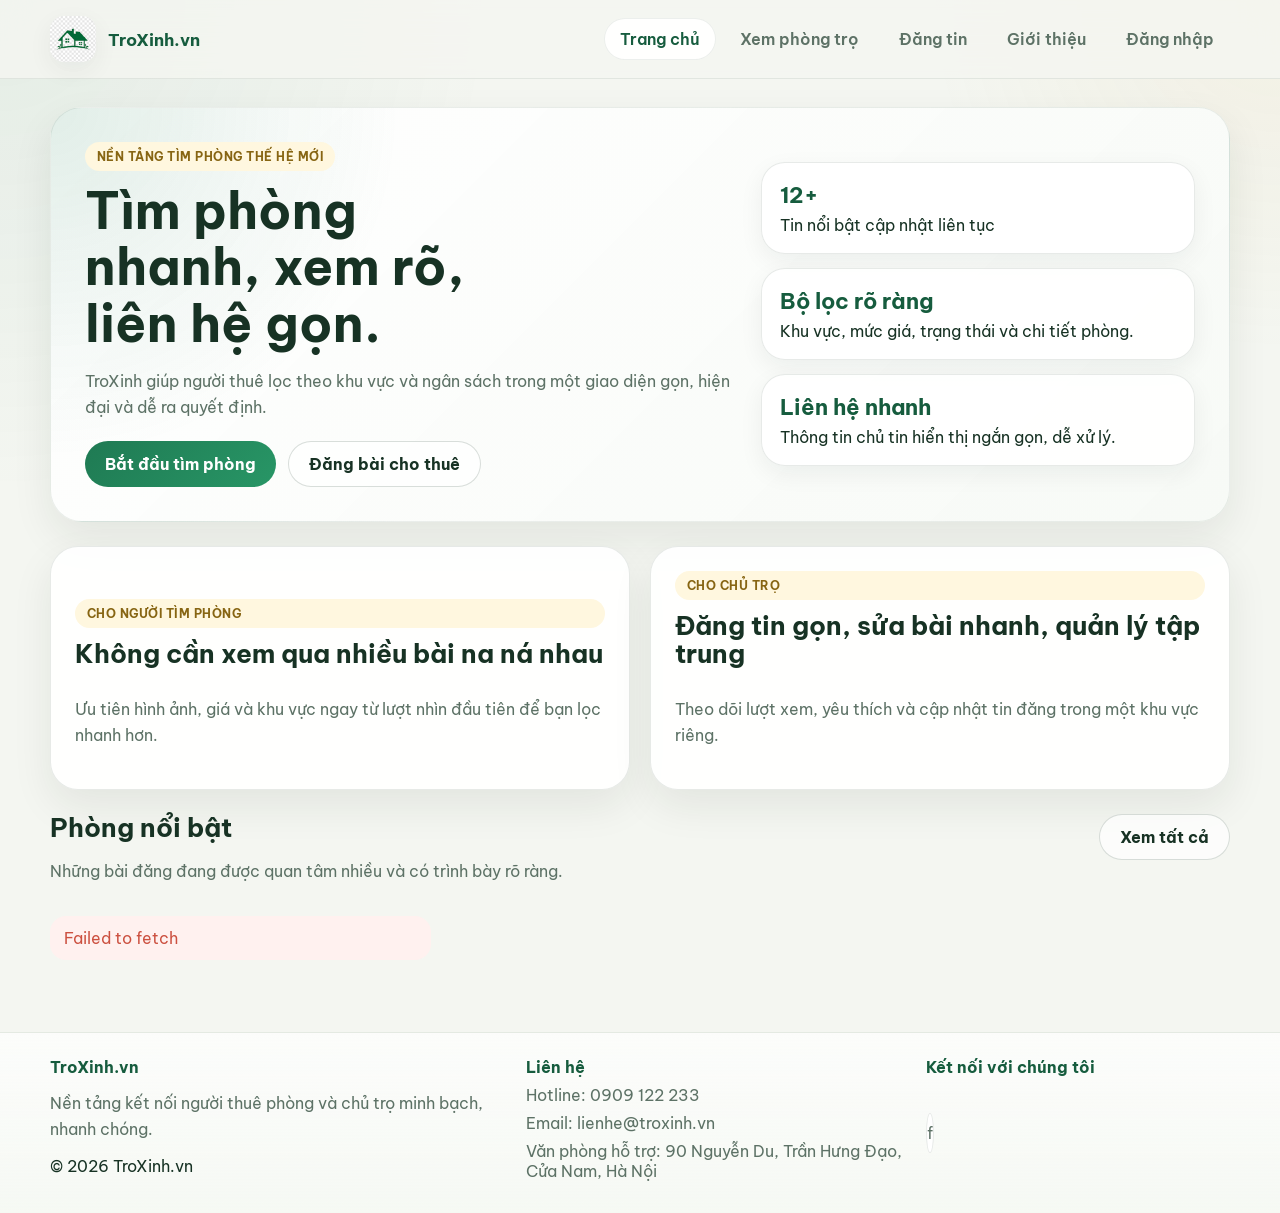
<file: Frontend/index.html>
<!doctype html>
<html lang="vi">
<head>
  <meta charset="UTF-8">
  <meta name="viewport" content="width=device-width, initial-scale=1.0">
  <title>Trang chủ | TroXinh</title>
  <link rel="preconnect" href="https://fonts.googleapis.com">
  <link rel="preconnect" href="https://fonts.gstatic.com" crossorigin>
  <link href="https://fonts.googleapis.com/css2?family=Be+Vietnam+Pro:wght@400;500;600;700&display=swap" rel="stylesheet">
  <link rel="stylesheet" href="assets/css/style.css">
</head>
<body>
  <header class="site-header">
    <div class="container header-inner">
      <a class="brand" href="index.html"><img class="brand-logo" src="assets/img/logo.png" alt="Logo TroXinh"><span>TroXinh.vn</span></a>
      <nav class="nav">
        <a id="nav-home" href="index.html">Trang chủ</a>
        <a id="nav-rooms" href="rooms.html">Xem phòng trọ</a>
        <a id="nav-post" href="post-room.html">Đăng tin</a>
        <a id="nav-my-listings" href="my-listings.html" hidden>Tin của tôi</a>
        <a id="nav-about" href="about.html">Giới thiệu</a>
        <a id="nav-login" href="login.html">Đăng nhập</a>
        <a id="nav-profile" href="profile.html" hidden>Thông tin cá nhân</a>
      </nav>
    </div>
  </header>

  <main class="main">
    <div class="container page-enter">
      <section class="hero-banner home-hero">
        <div class="hero-copy">
          <span class="hero-kicker">Nền tảng tìm phòng thế hệ mới</span>
          <h1 class="hero-title">Tìm phòng nhanh, xem rõ, liên hệ gọn.</h1>
          <p class="hero-description">TroXinh giúp người thuê lọc theo khu vực và ngân sách trong một giao diện gọn, hiện đại và dễ ra quyết định.</p>
          <div class="hero-actions">
            <a class="btn btn-primary" href="rooms.html">Bắt đầu tìm phòng</a>
            <a class="btn btn-outline" href="post-room.html">Đăng bài cho thuê</a>
          </div>
        </div>
        <div class="hero-panel-grid">
          <article class="hero-info-card">
            <strong>12+</strong>
            <span>Tin nổi bật cập nhật liên tục</span>
          </article>
          <article class="hero-info-card">
            <strong>Bộ lọc rõ ràng</strong>
            <span>Khu vực, mức giá, trạng thái và chi tiết phòng.</span>
          </article>
          <article class="hero-info-card">
            <strong>Liên hệ nhanh</strong>
            <span>Thông tin chủ tin hiển thị ngắn gọn, dễ xử lý.</span>
          </article>
        </div>
      </section>

      <section class="split-showcase">
        <article class="card feature-panel">
          <span class="hero-kicker">Cho người tìm phòng</span>
          <h2 class="section-title">Không cần xem qua nhiều bài na ná nhau</h2>
          <p class="section-subtitle">Ưu tiên hình ảnh, giá và khu vực ngay từ lượt nhìn đầu tiên để bạn lọc nhanh hơn.</p>
        </article>
        <article class="card feature-panel accent-panel">
          <span class="hero-kicker">Cho chủ trọ</span>
          <h2 class="section-title">Đăng tin gọn, sửa bài nhanh, quản lý tập trung</h2>
          <p class="section-subtitle">Theo dõi lượt xem, yêu thích và cập nhật tin đăng trong một khu vực riêng.</p>
        </article>
      </section>

      <section>
        <div class="section-head">
          <div>
            <h2 class="section-title">Phòng nổi bật</h2>
            <p class="section-subtitle">Những bài đăng đang được quan tâm nhiều và có trình bày rõ ràng.</p>
          </div>
          <a class="btn btn-outline" href="rooms.html">Xem tất cả</a>
        </div>
        <div id="featuredGrid" class="room-grid"></div>
      </section>
    </div>
  </main>

  <footer class="site-footer">
    <div class="container footer-inner footer-rich">
      <div class="footer-block">
        <strong>TroXinh.vn</strong>
        <p>Nền tảng kết nối người thuê phòng và chủ trọ minh bạch, nhanh chóng.</p>
        <span>© <span data-year></span> TroXinh.vn</span>
      </div>
      <div class="footer-block">
        <strong>Liên hệ</strong>
        <a href="tel:0909122233">Hotline: 0909 122 233</a>
        <a href="mailto:lienhe@troxinh.vn">Email: lienhe@troxinh.vn</a>
        <a href="https://maps.google.com/?q=90+Nguyen+Du,+Tran+Hung+Dao,+Cua+Nam,+Ha+Noi" target="_blank" rel="noopener noreferrer">Văn phòng hỗ trợ: 90 Nguyễn Du, Trần Hưng Đạo, Cửa Nam, Hà Nội</a>
      </div>
      <div class="footer-block">
        <strong>Kết nối với chúng tôi</strong>
        <div class="footer-social">
          <a class="social-link" href="https://facebook.com" target="_blank" rel="noopener noreferrer" aria-label="Facebook">f</a>
        </div>
      </div>
    </div>
  </footer>

  <script src="assets/js/config.js"></script>
  <script src="assets/js/mock-data.js"></script>
  <script src="assets/js/api.js"></script>
  <script src="assets/js/layout.js"></script>
  <script src="assets/js/home.js"></script>
</body>
</html>
</file>
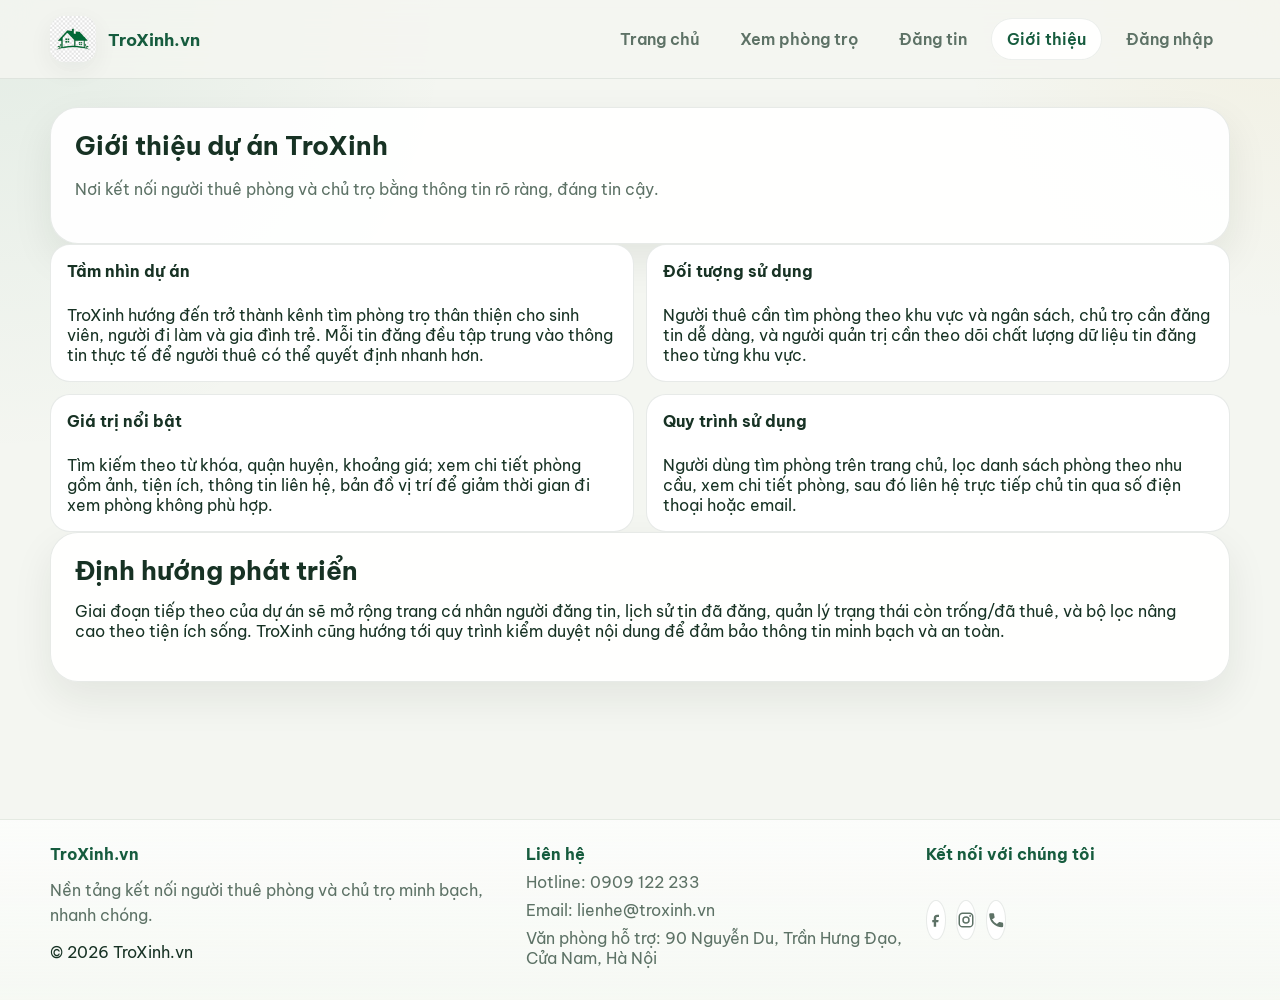
<file: Frontend/about.html>
﻿<!doctype html>
<html lang="vi">
<head>
  <meta charset="UTF-8">
  <meta name="viewport" content="width=device-width, initial-scale=1.0">
  <title>Giới thiệu | TroXinh</title>
  <link rel="preconnect" href="https://fonts.googleapis.com">
  <link rel="preconnect" href="https://fonts.gstatic.com" crossorigin>
  <link href="https://fonts.googleapis.com/css2?family=Be+Vietnam+Pro:wght@400;500;600;700&display=swap" rel="stylesheet">
  <link rel="stylesheet" href="assets/css/style.css">
</head>
<body>
  <header class="site-header">
    <div class="container header-inner">
      <a class="brand" href="index.html"><img class="brand-logo" src="assets/img/logo.png" alt="Logo TroXinh"><span>TroXinh.vn</span></a>
      <nav class="nav">
        <a id="nav-home" href="index.html">Trang chủ</a>
        <a id="nav-rooms" href="rooms.html">Xem phòng trọ</a>
        <a id="nav-post" href="post-room.html">Đăng tin</a>
        <a id="nav-my-listings" href="my-listings.html" hidden>Tin của tôi</a>
        <a id="nav-about" href="about.html">Giới thiệu</a>
        <a id="nav-login" href="login.html">Đăng nhập</a>
        <a id="nav-profile" href="profile.html" hidden>Thông tin cá nhân</a>
      </nav>
    </div>
  </header>

  <main class="main">
    <div class="container page-enter">
      <section class="card zoom-hover">
        <h1 class="section-title">Giới thiệu dự án TroXinh</h1>
        <p class="section-subtitle">Nơi kết nối người thuê phòng và chủ trọ bằng thông tin rõ ràng, đáng tin cậy.</p>
      </section>

      <section class="info-list">
        <article class="info-item zoom-hover">
          <strong>Tầm nhìn dự án</strong><br>
          TroXinh hướng đến trở thành kênh tìm phòng trọ thân thiện cho sinh viên, người đi làm và gia đình trẻ.
          Mỗi tin đăng đều tập trung vào thông tin thực tế để người thuê có thể quyết định nhanh hơn.
        </article>
        <article class="info-item zoom-hover">
          <strong>Đối tượng sử dụng</strong><br>
          Người thuê cần tìm phòng theo khu vực và ngân sách, chủ trọ cần đăng tin dễ dàng, và người quản trị
          cần theo dõi chất lượng dữ liệu tin đăng theo từng khu vực.
        </article>
        <article class="info-item zoom-hover">
          <strong>Giá trị nổi bật</strong><br>
          Tìm kiếm theo từ khóa, quận huyện, khoảng giá; xem chi tiết phòng gồm ảnh, tiện ích, thông tin liên hệ,
          bản đồ vị trí để giảm thời gian đi xem phòng không phù hợp.
        </article>
        <article class="info-item zoom-hover">
          <strong>Quy trình sử dụng</strong><br>
          Người dùng tìm phòng trên trang chủ, lọc danh sách phòng theo nhu cầu, xem chi tiết phòng,
          sau đó liên hệ trực tiếp chủ tin qua số điện thoại hoặc email.
        </article>
      </section>

      <section class="card zoom-hover">
        <h2 class="section-title">Định hướng phát triển</h2>
        <p>

          Giai đoạn tiếp theo của dự án sẽ mở rộng trang cá nhân người đăng tin, lịch sử tin đã đăng,
          quản lý trạng thái còn trống/đã thuê, và bộ lọc nâng cao theo tiện ích sống.
          TroXinh cũng hướng tới quy trình kiểm duyệt nội dung để đảm bảo thông tin minh bạch và an toàn.
        
        </p>
      </section>
    </div>
  </main>

  <footer class="site-footer">
    <div class="container footer-inner footer-rich">
      <div class="footer-block">
        <strong>TroXinh.vn</strong>
        <p>Nền tảng kết nối người thuê phòng và chủ trọ minh bạch, nhanh chóng.</p>
        <span>© <span data-year></span> TroXinh.vn</span>
      </div>
      <div class="footer-block">
        <strong>Liên hệ</strong>
        <a href="tel:0909122233">Hotline: 0909 122 233</a>
        <a href="mailto:lienhe@troxinh.vn">Email: lienhe@troxinh.vn</a>
        <a href="https://maps.google.com/?q=90+Nguyen+Du,+Tran+Hung+Dao,+Cua+Nam,+Ha+Noi" target="_blank" rel="noopener noreferrer">Văn phòng hỗ trợ: 90 Nguyễn Du, Trần Hưng Đạo, Cửa Nam, Hà Nội</a>
      </div>
      <div class="footer-block">
        <strong>Kết nối với chúng tôi</strong>
        <div class="footer-social">
          <a class="social-link" href="https://facebook.com" target="_blank" rel="noopener noreferrer" aria-label="Facebook">
            <svg viewBox="0 0 24 24" fill="currentColor" aria-hidden="true"><path d="M13.5 8H16V5h-2.5C10.5 5 9 6.8 9 9.6V12H7v3h2v6h3.2v-6H15l.5-3h-3.3V9.9c0-1.1.3-1.9 1.8-1.9z"/></svg>
          </a>
          <a class="social-link" href="https://instagram.com" target="_blank" rel="noopener noreferrer" aria-label="Instagram">
            <svg viewBox="0 0 24 24" fill="currentColor" aria-hidden="true"><path d="M7.5 2h9A5.5 5.5 0 0 1 22 7.5v9a5.5 5.5 0 0 1-5.5 5.5h-9A5.5 5.5 0 0 1 2 16.5v-9A5.5 5.5 0 0 1 7.5 2zm0 2A3.5 3.5 0 0 0 4 7.5v9A3.5 3.5 0 0 0 7.5 20h9a3.5 3.5 0 0 0 3.5-3.5v-9A3.5 3.5 0 0 0 16.5 4h-9z"/><path d="M12 7a5 5 0 1 1 0 10 5 5 0 0 1 0-10zm0 2a3 3 0 1 0 0 6 3 3 0 0 0 0-6z"/><circle cx="17.5" cy="6.5" r="1.2"/></svg>
          </a>
          <a class="social-link" href="tel:0909122233" aria-label="Gọi điện thoại">
            <svg viewBox="0 0 24 24" fill="currentColor" aria-hidden="true"><path d="M6.6 10.8a15.2 15.2 0 0 0 6.6 6.6l2.2-2.2a1.6 1.6 0 0 1 1.6-.4c1 .3 2 .5 3 .5a1.6 1.6 0 0 1 1.6 1.6V20A1.6 1.6 0 0 1 20 21.6C10.6 21.6 3 14 3 4.6A1.6 1.6 0 0 1 4.6 3H8a1.6 1.6 0 0 1 1.6 1.6c0 1 .2 2 .5 3a1.6 1.6 0 0 1-.4 1.6l-2.1 1.6z"/></svg>
          </a>
        </div>
      </div>
    </div>
  </footer>

  <script src="assets/js/config.js"></script>
  <script src="assets/js/mock-data.js"></script>
  <script src="assets/js/api.js"></script>
  <script src="assets/js/layout.js"></script>
</body>
</html>
</file>
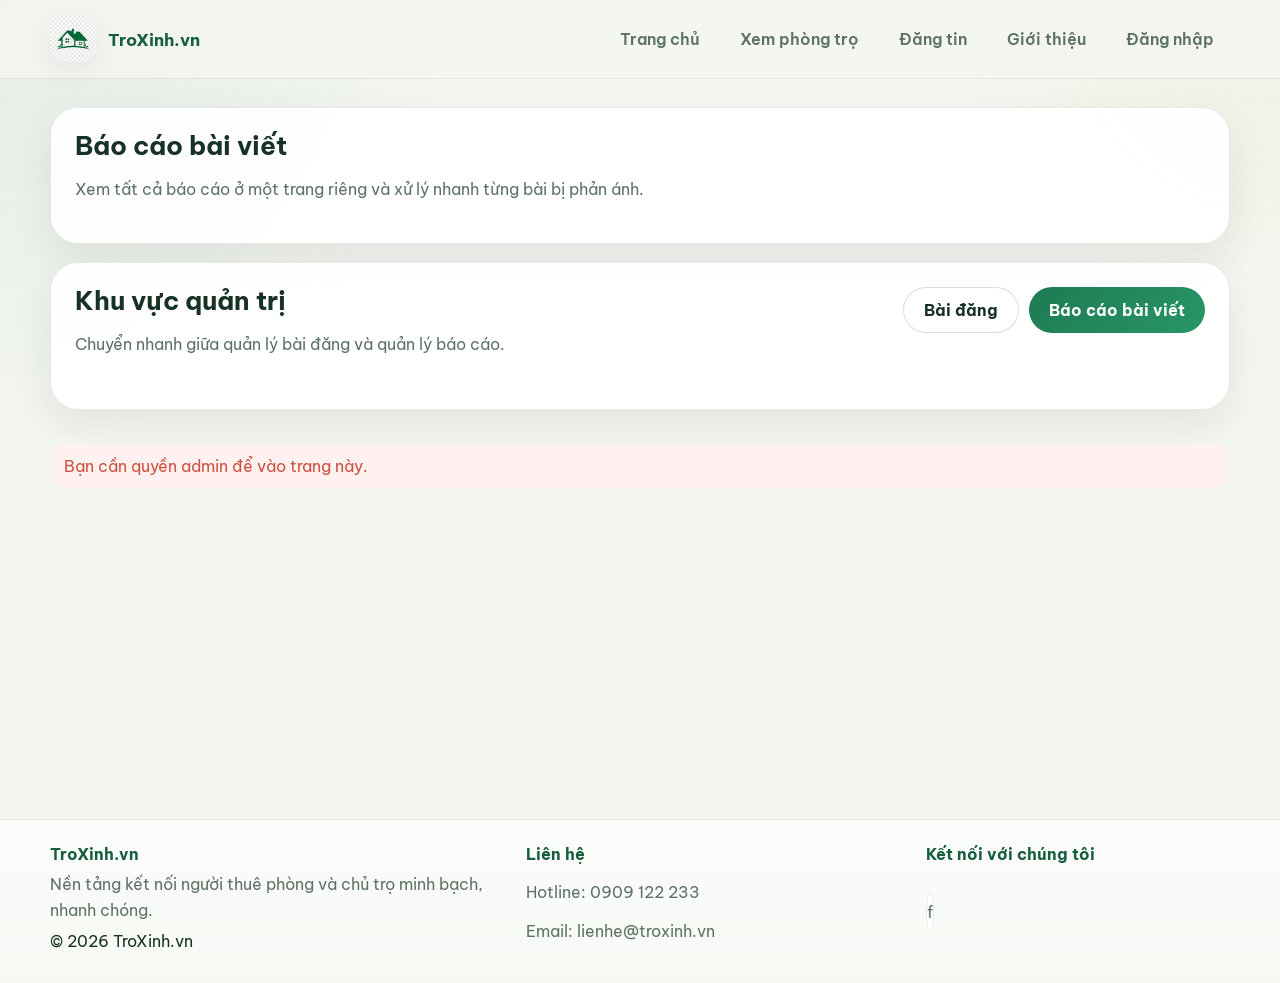
<file: Frontend/admin-reports.html>
<!doctype html>
<html lang="vi">
<head>
  <meta charset="UTF-8">
  <meta name="viewport" content="width=device-width, initial-scale=1.0">
  <title>Quản trị báo cáo bài viết | TroXinh</title>
  <link rel="preconnect" href="https://fonts.googleapis.com">
  <link rel="preconnect" href="https://fonts.gstatic.com" crossorigin>
  <link href="https://fonts.googleapis.com/css2?family=Be+Vietnam+Pro:wght@400;500;600;700&display=swap" rel="stylesheet">
  <link rel="stylesheet" href="assets/css/style.css">
</head>
<body>
  <header class="site-header">
    <div class="container header-inner">
      <a class="brand" href="index.html"><img class="brand-logo" src="assets/img/logo.png" alt="Logo TroXinh"><span>TroXinh.vn</span></a>
      <nav class="nav">
        <a id="nav-home" href="index.html">Trang chủ</a>
        <a id="nav-rooms" href="rooms.html">Xem phòng trọ</a>
        <a id="nav-post" href="post-room.html">Đăng tin</a>
        <a id="nav-my-listings" href="my-listings.html" hidden>Tin của tôi</a>
        <a id="nav-admin" href="admin.html" hidden>Quản trị</a>
        <a id="nav-about" href="about.html">Giới thiệu</a>
        <a id="nav-login" href="login.html">Đăng nhập</a>
        <a id="nav-profile" href="profile.html" hidden>Thông tin cá nhân</a>
      </nav>
    </div>
  </header>

  <main class="main">
    <div class="container page-enter">
      <section class="card zoom-hover admin-hero">
        <div>
          <h1 class="section-title">Báo cáo bài viết</h1>
          <p class="section-subtitle">Xem tất cả báo cáo ở một trang riêng và xử lý nhanh từng bài bị phản ánh.</p>
        </div>
      </section>

      <section class="card zoom-hover" style="margin-top: 18px;">
        <div class="section-head" style="margin-bottom: 12px; gap: 12px; flex-wrap: wrap;">
          <div>
            <h2 class="section-title" style="margin-bottom: 6px;">Khu vực quản trị</h2>
            <p class="section-subtitle">Chuyển nhanh giữa quản lý bài đăng và quản lý báo cáo.</p>
          </div>
          <div style="display: flex; gap: 10px; flex-wrap: wrap;">
            <a class="btn btn-outline" href="admin.html">Bài đăng</a>
            <a class="btn btn-primary" href="admin-reports.html">Báo cáo bài viết</a>
          </div>
        </div>
      </section>

      <section style="margin-top: 18px;">
        <p id="adminReportsMessage" hidden></p>
        <div id="adminReportsList" class="stack-list"></div>
      </section>
    </div>
  </main>

  <footer class="site-footer">
    <div class="container footer-inner footer-rich">
      <div class="footer-block">
        <strong>TroXinh.vn</strong>
        <p>Nền tảng kết nối người thuê phòng và chủ trọ minh bạch, nhanh chóng.</p>
        <span>© <span data-year></span> TroXinh.vn</span>
      </div>
      <div class="footer-block">
        <strong>Liên hệ</strong>
        <a href="tel:0909122233">Hotline: 0909 122 233</a>
        <a href="mailto:lienhe@troxinh.vn">Email: lienhe@troxinh.vn</a>
      </div>
      <div class="footer-block">
        <strong>Kết nối với chúng tôi</strong>
        <div class="footer-social">
          <a class="social-link" href="https://facebook.com" target="_blank" rel="noopener noreferrer" aria-label="Facebook">f</a>
        </div>
      </div>
    </div>
  </footer>

  <script src="assets/js/config.js"></script>
  <script src="assets/js/mock-data.js"></script>
  <script src="assets/js/api.js"></script>
  <script src="assets/js/layout.js"></script>
  <script src="assets/js/admin-reports.js"></script>
</body>
</html>
</file>
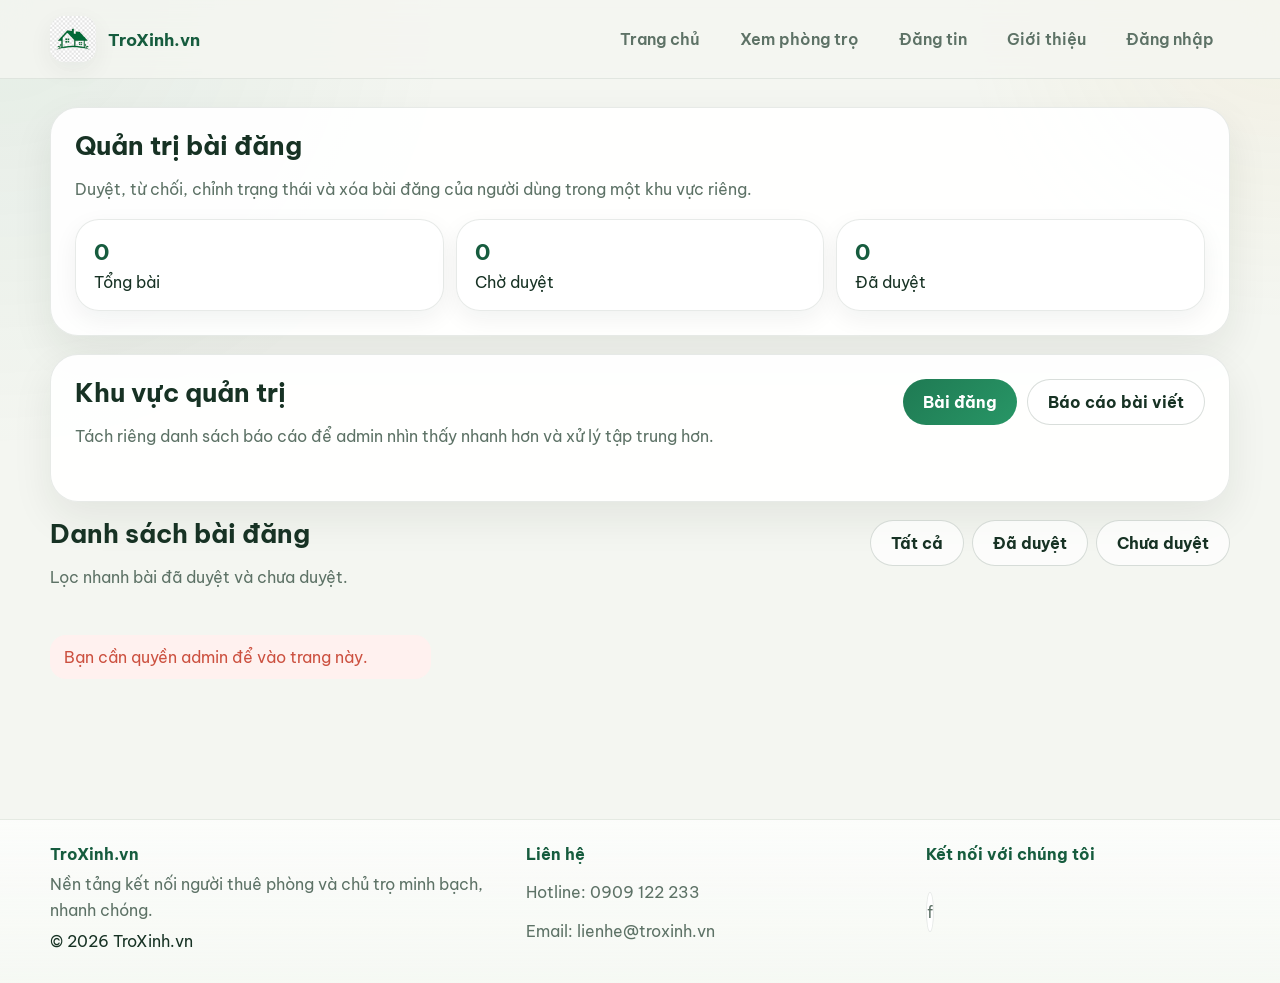
<file: Frontend/admin.html>
<!doctype html>
<html lang="vi">
<head>
  <meta charset="UTF-8">
  <meta name="viewport" content="width=device-width, initial-scale=1.0">
  <title>Quản trị bài đăng | TroXinh</title>
  <link rel="preconnect" href="https://fonts.googleapis.com">
  <link rel="preconnect" href="https://fonts.gstatic.com" crossorigin>
  <link href="https://fonts.googleapis.com/css2?family=Be+Vietnam+Pro:wght@400;500;600;700&display=swap" rel="stylesheet">
  <link rel="stylesheet" href="assets/css/style.css">
</head>
<body>
  <header class="site-header">
    <div class="container header-inner">
      <a class="brand" href="index.html"><img class="brand-logo" src="assets/img/logo.png" alt="Logo TroXinh"><span>TroXinh.vn</span></a>
      <nav class="nav">
        <a id="nav-home" href="index.html">Trang chủ</a>
        <a id="nav-rooms" href="rooms.html">Xem phòng trọ</a>
        <a id="nav-post" href="post-room.html">Đăng tin</a>
        <a id="nav-my-listings" href="my-listings.html" hidden>Tin của tôi</a>
        <a id="nav-admin" href="admin.html" hidden>Quản trị</a>
        <a id="nav-about" href="about.html">Giới thiệu</a>
        <a id="nav-login" href="login.html">Đăng nhập</a>
        <a id="nav-profile" href="profile.html" hidden>Thông tin cá nhân</a>
      </nav>
    </div>
  </header>

  <main class="main">
    <div class="container page-enter">
      <section class="card zoom-hover admin-hero">
        <div>
          <h1 class="section-title">Quản trị bài đăng</h1>
          <p class="section-subtitle">Duyệt, từ chối, chỉnh trạng thái và xóa bài đăng của người dùng trong một khu vực riêng.</p>
        </div>
        <div class="admin-stats">
          <div class="admin-stat"><strong id="totalRooms">0</strong><span>Tổng bài</span></div>
          <div class="admin-stat"><strong id="pendingRooms">0</strong><span>Chờ duyệt</span></div>
          <div class="admin-stat"><strong id="approvedRooms">0</strong><span>Đã duyệt</span></div>
        </div>
      </section>

      <section class="card zoom-hover" style="margin-top: 18px;">
        <div class="section-head" style="margin-bottom: 12px; gap: 12px; flex-wrap: wrap;">
          <div>
            <h2 class="section-title" style="margin-bottom: 6px;">Khu vực quản trị</h2>
            <p class="section-subtitle">Tách riêng danh sách báo cáo để admin nhìn thấy nhanh hơn và xử lý tập trung hơn.</p>
          </div>
          <div style="display: flex; gap: 10px; flex-wrap: wrap;">
            <a class="btn btn-primary" href="admin.html">Bài đăng</a>
            <a class="btn btn-outline" href="admin-reports.html">Báo cáo bài viết</a>
          </div>
        </div>
      </section>

      <section style="margin-top: 18px;">
        <div class="section-head" style="margin-bottom: 12px; gap: 12px; flex-wrap: wrap;">
          <div>
            <h2 class="section-title" style="margin-bottom: 6px;">Danh sách bài đăng</h2>
            <p class="section-subtitle">Lọc nhanh bài đã duyệt và chưa duyệt.</p>
          </div>
          <div id="adminRoomFilters" style="display: flex; gap: 8px; flex-wrap: wrap;">
            <button class="btn btn-outline admin-filter-btn" type="button" data-filter="ALL">Tất cả</button>
            <button class="btn btn-outline admin-filter-btn" type="button" data-filter="APPROVED">Đã duyệt</button>
            <button class="btn btn-outline admin-filter-btn" type="button" data-filter="PENDING">Chưa duyệt</button>
          </div>
        </div>
        <p id="adminMessage" hidden></p>
        <div id="adminRoomsGrid" class="room-grid"></div>
      </section>
    </div>
  </main>

  <footer class="site-footer">
    <div class="container footer-inner footer-rich">
      <div class="footer-block">
        <strong>TroXinh.vn</strong>
        <p>Nền tảng kết nối người thuê phòng và chủ trọ minh bạch, nhanh chóng.</p>
        <span>© <span data-year></span> TroXinh.vn</span>
      </div>
      <div class="footer-block">
        <strong>Liên hệ</strong>
        <a href="tel:0909122233">Hotline: 0909 122 233</a>
        <a href="mailto:lienhe@troxinh.vn">Email: lienhe@troxinh.vn</a>
      </div>
      <div class="footer-block">
        <strong>Kết nối với chúng tôi</strong>
        <div class="footer-social">
          <a class="social-link" href="https://facebook.com" target="_blank" rel="noopener noreferrer" aria-label="Facebook">f</a>
        </div>
      </div>
    </div>
  </footer>

  <script src="assets/js/config.js"></script>
  <script src="assets/js/mock-data.js"></script>
  <script src="assets/js/api.js"></script>
  <script src="assets/js/layout.js"></script>
  <script src="assets/js/admin.js"></script>
</body>
</html>
</file>
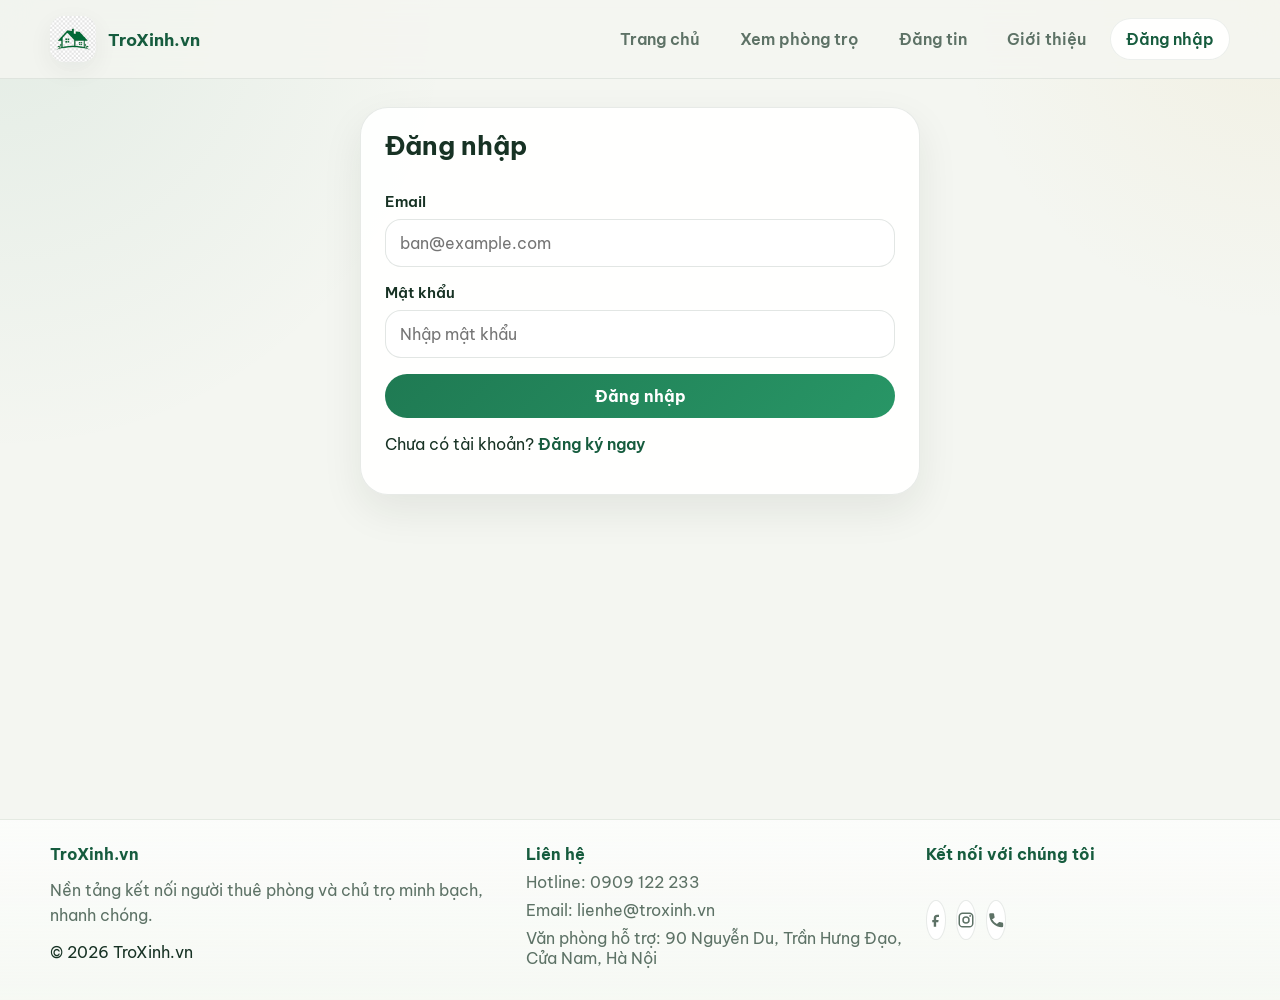
<file: Frontend/change-password.html>
<!doctype html>
<html lang="vi">
<head>
  <meta charset="UTF-8">
  <meta name="viewport" content="width=device-width, initial-scale=1.0">
  <title>Đổi mật khẩu | TroXinh</title>
  <link rel="preconnect" href="https://fonts.googleapis.com">
  <link rel="preconnect" href="https://fonts.gstatic.com" crossorigin>
  <link href="https://fonts.googleapis.com/css2?family=Be+Vietnam+Pro:wght@400;500;600;700&display=swap" rel="stylesheet">
  <link rel="stylesheet" href="assets/css/style.css">
</head>
<body>
  <header class="site-header">
    <div class="container header-inner">
      <a class="brand" href="index.html"><img class="brand-logo" src="assets/img/logo.png" alt="Logo TroXinh"><span>TroXinh.vn</span></a>
      <nav class="nav">
        <a id="nav-home" href="index.html">Trang chủ</a>
        <a id="nav-rooms" href="rooms.html">Xem phòng trọ</a>
        <a id="nav-post" href="post-room.html">Đăng tin</a>
        <a id="nav-my-listings" href="my-listings.html" hidden>Tin của tôi</a>
        <a id="nav-about" href="about.html">Giới thiệu</a>
        <a id="nav-login" href="login.html">Đăng nhập</a>
        <a id="nav-profile" href="profile.html" hidden>Thông tin cá nhân</a>
      </nav>
    </div>
  </header>

  <main class="main">
    <div class="container page-enter">
      <section class="hero-banner compact-banner">
        <div>
          <span class="hero-kicker">Bảo mật tài khoản</span>
          <h1 class="hero-title">Đổi mật khẩu</h1>
          <p class="hero-description">Cập nhật mật khẩu để bảo vệ tài khoản và giữ an toàn cho thông tin liên hệ của bạn.</p>
        </div>
      </section>

      <div class="settings-layout">
        <aside class="settings-sidebar card zoom-hover">
          <div class="settings-nav">
            <a class="settings-link" href="profile.html">Thông tin cá nhân</a>
            <a class="settings-link active" href="change-password.html">Đổi mật khẩu</a>
            <a class="settings-link" href="my-listings.html">Tin của tôi</a>
            <a class="settings-link" href="rooms.html">Khám phá phòng trọ</a>
          </div>
        </aside>

        <section class="settings-content">
          <article class="card zoom-hover">
            <h2 class="section-title">Cập nhật mật khẩu mới</h2>
            <p class="section-subtitle">Nên đặt mật khẩu dài hơn 6 ký tự và không trùng với thông tin dễ đoán.</p>
            <p id="passwordMessage" hidden></p>

            <form id="changePasswordForm" class="form-grid">
              <div class="field full">
                <label for="oldPassword">Mật khẩu hiện tại</label>
                <input id="oldPassword" name="oldPassword" type="password" required placeholder="Nhập mật khẩu hiện tại">
              </div>
              <div class="field">
                <label for="newPassword">Mật khẩu mới</label>
                <input id="newPassword" name="newPassword" type="password" required placeholder="Tối thiểu 6 ký tự">
              </div>
              <div class="field">
                <label for="confirmPassword">Xác nhận mật khẩu mới</label>
                <input id="confirmPassword" name="confirmPassword" type="password" required placeholder="Nhập lại mật khẩu mới">
              </div>
              <div class="field full">
                <button class="btn btn-primary" type="submit">Lưu mật khẩu mới</button>
              </div>
            </form>
          </article>
        </section>
      </div>
    </div>
  </main>

  <footer class="site-footer">
    <div class="container footer-inner footer-rich">
      <div class="footer-block">
        <strong>TroXinh.vn</strong>
        <p>Nền tảng kết nối người thuê phòng và chủ trọ minh bạch, nhanh chóng.</p>
        <span>© <span data-year></span> TroXinh.vn</span>
      </div>
      <div class="footer-block">
        <strong>Liên hệ</strong>
        <a href="tel:0909122233">Hotline: 0909 122 233</a>
        <a href="mailto:lienhe@troxinh.vn">Email: lienhe@troxinh.vn</a>
      </div>
      <div class="footer-block">
        <strong>Kết nối với chúng tôi</strong>
        <div class="footer-social">
          <a class="social-link" href="https://facebook.com" target="_blank" rel="noopener noreferrer" aria-label="Facebook">f</a>
        </div>
      </div>
    </div>
  </footer>

  <script src="assets/js/config.js"></script>
  <script src="assets/js/mock-data.js"></script>
  <script src="assets/js/api.js"></script>
  <script src="assets/js/layout.js"></script>
  <script src="assets/js/change-password.js"></script>
</body>
</html>
</file>
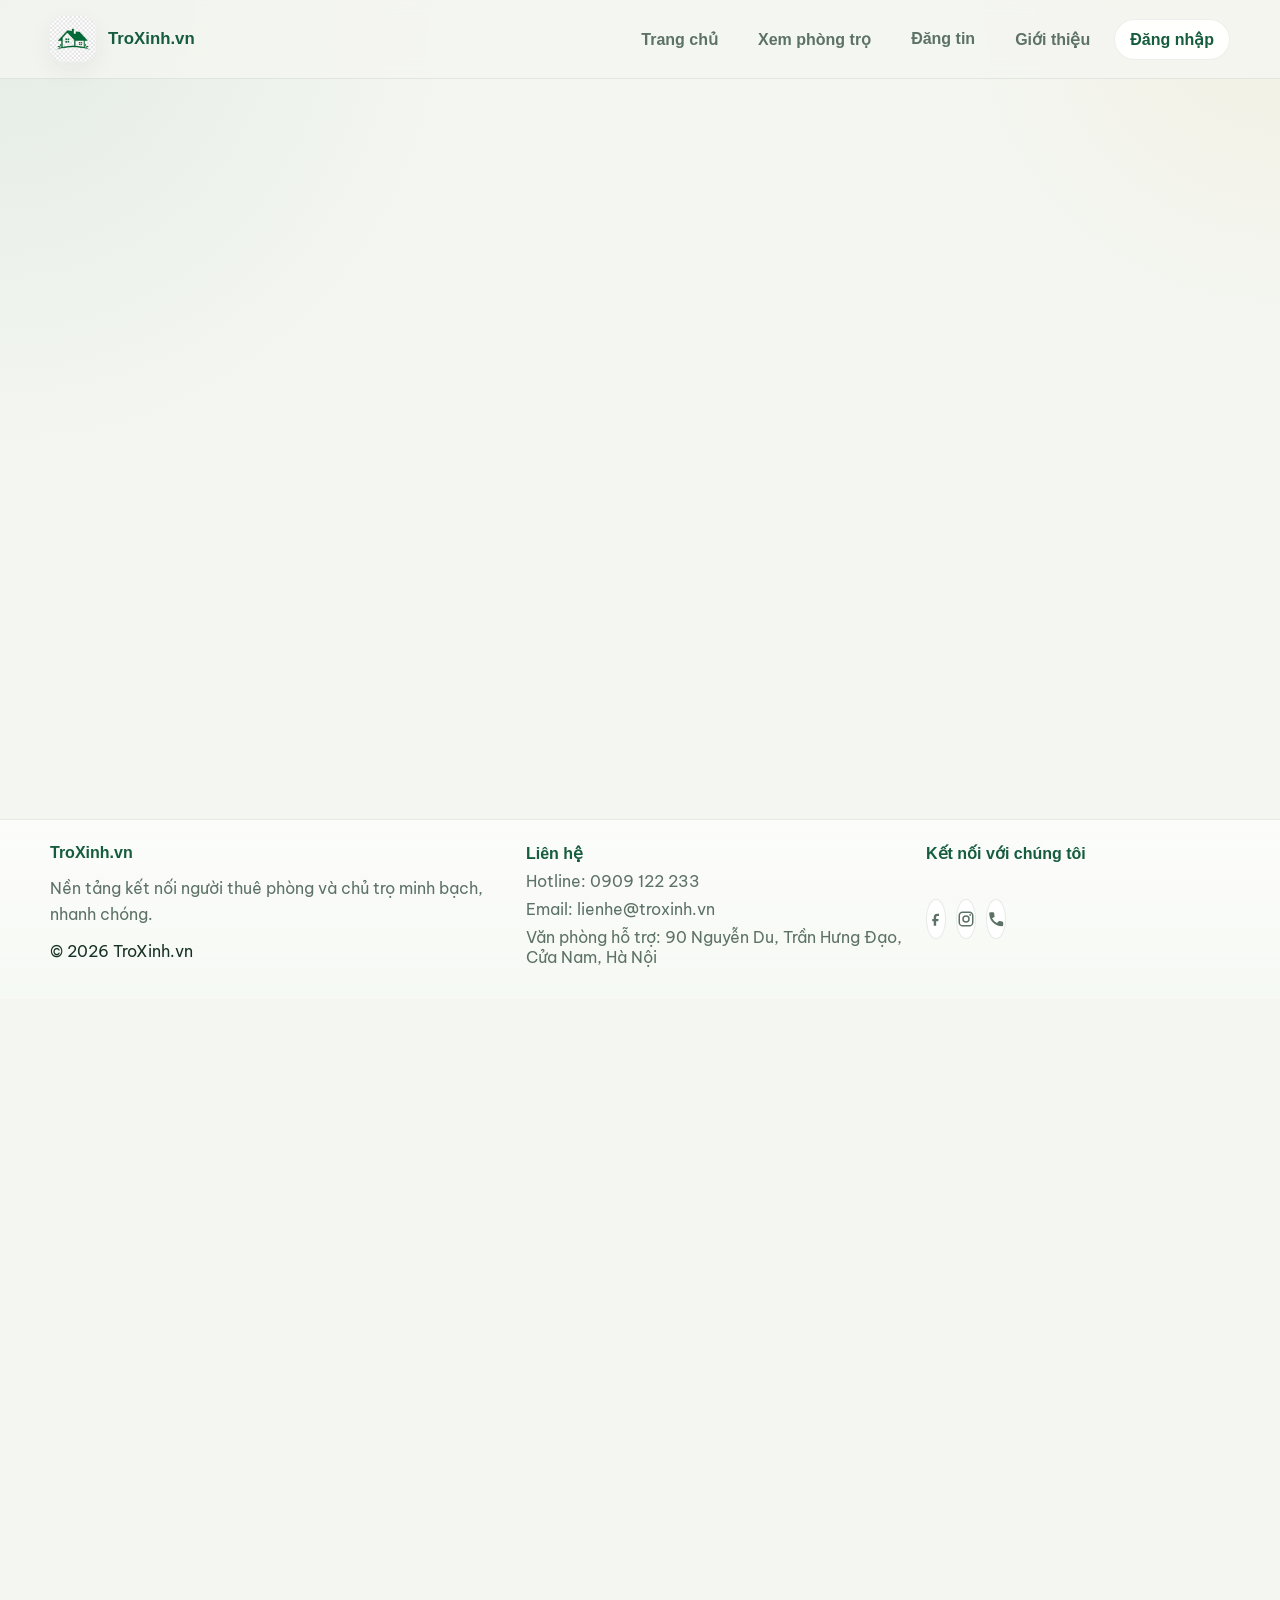
<file: Frontend/edit-room.html>
<!doctype html>
<html lang="vi">
<head>
  <meta charset="UTF-8">
  <meta name="viewport" content="width=device-width, initial-scale=1.0">
  <title>Sửa tin cho thuê | TroXinh</title>
  <link rel="preconnect" href="https://fonts.googleapis.com">
  <link rel="preconnect" href="https://fonts.gstatic.com" crossorigin>
  <link href="https://fonts.googleapis.com/css2?family=Be+Vietnam+Pro:wght@400;500;600;700&display=swap" rel="stylesheet">
  <link rel="stylesheet" href="assets/css/style.css">
</head>
<body>
  <header class="site-header">
    <div class="container header-inner">
      <a class="brand" href="index.html"><img class="brand-logo" src="assets/img/logo.png" alt="Logo TroXinh"><span>TroXinh.vn</span></a>
      <nav class="nav">
        <a id="nav-home" href="index.html">Trang chủ</a>
        <a id="nav-rooms" href="rooms.html">Xem phòng trọ</a>
        <a id="nav-post" href="post-room.html">Đăng tin</a>
        <a id="nav-about" href="about.html">Giới thiệu</a>
        <a id="nav-login" href="login.html">Đăng nhập</a>
        <a id="nav-profile" href="profile.html" hidden>Thông tin cá nhân</a>
      </nav>
    </div>
  </header>

  <main class="main">
    <div class="container page-enter">
      <section class="card zoom-hover">
        <h1 class="section-title">Sửa tin cho thuê phòng</h1>
        <p class="section-subtitle">Cập nhật thông tin phòng và thay ảnh mới nếu cần. Khi chọn ảnh mới, bộ ảnh cũ sẽ được thay thế.</p>
        <br>
        <p id="editMessage" hidden></p>

        <form id="editRoomForm" class="form-grid">
          <div class="field full">
            <label for="title">Tiêu đề tin đăng</label>
            <input id="title" name="title" type="text" required placeholder="Ví dụ: Phòng full nội thất gần trung tâm">
          </div>

          <div class="field full">
            <label for="address">Địa chỉ chi tiết</label>
            <input id="address" name="address" type="text" required>
          </div>

          <div class="field">
            <label for="district">Quận/Huyện</label>
            <input id="district" name="district" type="text" required>
          </div>
          <div class="field">
            <label for="city">Tỉnh/Thành phố</label>
            <input id="city" name="city" type="text" required>
          </div>

          <div class="field full">
            <label for="mapAddress">Địa chỉ để hiển thị Google Maps</label>
            <input id="mapAddress" name="mapAddress" type="text" required>
          </div>

          <div class="field">
            <label for="priceFrom">Giá từ</label>
            <div class="price-slider">
              <input type="range" id="priceFromSlider" min="0" max="50000000" step="500000" value="3000000">
              <input id="priceFrom" name="priceFrom" type="number" min="0" max="50000000" step="500000" required>
              <span id="priceFromDisplay" class="price-display">3.000.000 vnđ</span>
            </div>
          </div>
          <div class="field">
            <label for="priceTo">Giá đến</label>
            <div class="price-slider">
              <input type="range" id="priceToSlider" min="0" max="50000000" step="500000" value="7000000">
              <input id="priceTo" name="priceTo" type="number" min="0" max="50000000" step="500000" required>
              <span id="priceToDisplay" class="price-display">7.000.000 vnđ</span>
            </div>
          </div>

          <div class="field">
            <label for="area">Diện tích (m2)</label>
            <input id="area" name="area" type="number" min="1" required>
          </div>
          <div class="field">
            <label for="direction">Hướng nhà</label>
            <select id="direction" name="direction" required>
              <option value="">Chọn hướng</option>
              <option>Đông</option>
              <option>Tây</option>
              <option>Nam</option>
              <option>Bắc</option>
              <option>Đông Bắc</option>
              <option>Đông Nam</option>
              <option>Tây Bắc</option>
              <option>Tây Nam</option>
            </select>
          </div>

          <div class="field">
            <label for="bedrooms">Số phòng ngủ</label>
            <input id="bedrooms" name="bedrooms" type="number" min="0" required>
          </div>
          <div class="field">
            <label for="bathrooms">Số phòng tắm</label>
            <input id="bathrooms" name="bathrooms" type="number" min="0" required>
          </div>

          <div class="field full">
            <label for="status">Trạng thái</label>
            <select id="status" name="status" required>
              <option value="AVAILABLE">Còn trống</option>
              <option value="RENTED">Đã thuê</option>
              <option value="EXPIRED">Hết hạn</option>
            </select>
          </div>

          <div class="field full">
            <label for="description">Mô tả chung</label>
            <textarea id="description" name="description" required placeholder="Mô tả chi tiết tiện ích, nội thất, quy định..."></textarea>
          </div>

          <div class="field">
            <label for="contactName">Tên người liên hệ</label>
            <input id="contactName" name="contactName" type="text" required>
          </div>
          <div class="field">
            <label for="contactPhone">Số điện thoại liên hệ</label>
            <input id="contactPhone" name="contactPhone" type="tel" required>
          </div>

          <div class="field full">
            <label for="contactEmail">Email liên hệ</label>
            <input id="contactEmail" name="contactEmail" type="email" required>
          </div>

          <div class="field full" id="currentImagesContainer" hidden>
            <label>Ảnh hiện tại</label>
            <p class="field-help">Đây là bộ ảnh đang hiển thị của bài đăng.</p>
            <div id="currentImages" class="image-preview-grid image-preview-grid-static"></div>
          </div>

          <div class="field full">
            <label for="images">Ảnh mới</label>
            <p class="field-help">Chọn ảnh mới để thay toàn bộ ảnh cũ. Bạn có thể xóa từng ảnh đã chọn trước khi lưu.</p>
            <input id="images" name="images" type="file" accept="image/*" multiple hidden>
            <div class="preview-summary">
              <strong>Ảnh mới đã chọn</strong>
              <span id="newImageCount">0 ảnh</span>
            </div>
            <div id="editImagePicker" class="image-picker-grid" tabindex="0" role="button" aria-label="Chọn ảnh mới cho bài đăng">
              <div id="newImagePreview" class="image-preview-grid"></div>
            </div>
          </div>

          <div class="field full" style="display: flex; gap: 12px;">
            <button class="btn btn-primary" type="submit">Lưu thay đổi</button>
            <a class="btn btn-outline" href="my-listings.html">Hủy</a>
          </div>
        </form>
      </section>
    </div>
  </main>

  <footer class="site-footer">
    <div class="container footer-inner footer-rich">
      <div class="footer-block">
        <strong>TroXinh.vn</strong>
        <p>Nền tảng kết nối người thuê phòng và chủ trọ minh bạch, nhanh chóng.</p>
        <span>© <span data-year></span> TroXinh.vn</span>
      </div>
      <div class="footer-block">
        <strong>Liên hệ</strong>
        <a href="tel:0909122233">Hotline: 0909 122 233</a>
        <a href="mailto:lienhe@troxinh.vn">Email: lienhe@troxinh.vn</a>
        <a href="https://maps.google.com/?q=90+Nguyen+Du,+Tran+Hung+Dao,+Cua+Nam,+Ha+Noi" target="_blank" rel="noopener noreferrer">Văn phòng hỗ trợ: 90 Nguyễn Du, Trần Hưng Đạo, Cửa Nam, Hà Nội</a>
      </div>
      <div class="footer-block">
        <strong>Kết nối với chúng tôi</strong>
        <div class="footer-social">
          <a class="social-link" href="https://facebook.com" target="_blank" rel="noopener noreferrer" aria-label="Facebook">
            <svg viewBox="0 0 24 24" fill="currentColor" aria-hidden="true"><path d="M13.5 8H16V5h-2.5C10.5 5 9 6.8 9 9.6V12H7v3h2v6h3.2v-6H15l.5-3h-3.3V9.9c0-1.1.3-1.9 1.8-1.9z"/></svg>
          </a>
          <a class="social-link" href="https://instagram.com" target="_blank" rel="noopener noreferrer" aria-label="Instagram">
            <svg viewBox="0 0 24 24" fill="currentColor" aria-hidden="true"><path d="M7.5 2h9A5.5 5.5 0 0 1 22 7.5v9a5.5 5.5 0 0 1-5.5 5.5h-9A5.5 5.5 0 0 1 2 16.5v-9A5.5 5.5 0 0 1 7.5 2zm0 2A3.5 3.5 0 0 0 4 7.5v9A3.5 3.5 0 0 0 7.5 20h9a3.5 3.5 0 0 0 3.5-3.5v-9A3.5 3.5 0 0 0 16.5 4h-9z"/><path d="M12 7a5 5 0 1 1 0 10 5 5 0 0 1 0-10zm0 2a3 3 0 1 0 0 6 3 3 0 0 0 0-6z"/><circle cx="17.5" cy="6.5" r="1.2"/></svg>
          </a>
          <a class="social-link" href="tel:0909122233" aria-label="Gọi điện thoại">
            <svg viewBox="0 0 24 24" fill="currentColor" aria-hidden="true"><path d="M6.6 10.8a15.2 15.2 0 0 0 6.6 6.6l2.2-2.2a1.6 1.6 0 0 1 1.6-.4c1 .3 2 .5 3 .5a1.6 1.6 0 0 1 1.6 1.6V20A1.6 1.6 0 0 1 20 21.6C10.6 21.6 3 14 3 4.6A1.6 1.6 0 0 1 4.6 3H8a1.6 1.6 0 0 1 1.6 1.6c0 1 .2 2 .5 3a1.6 1.6 0 0 1-.4 1.6l-2.1 1.6z"/></svg>
          </a>
        </div>
      </div>
    </div>
  </footer>

  <script src="assets/js/config.js"></script>
  <script src="assets/js/mock-data.js"></script>
  <script src="assets/js/api.js"></script>
  <script src="assets/js/layout.js"></script>
  <script src="assets/js/edit-room.js"></script>
</body>
</html>
</file>
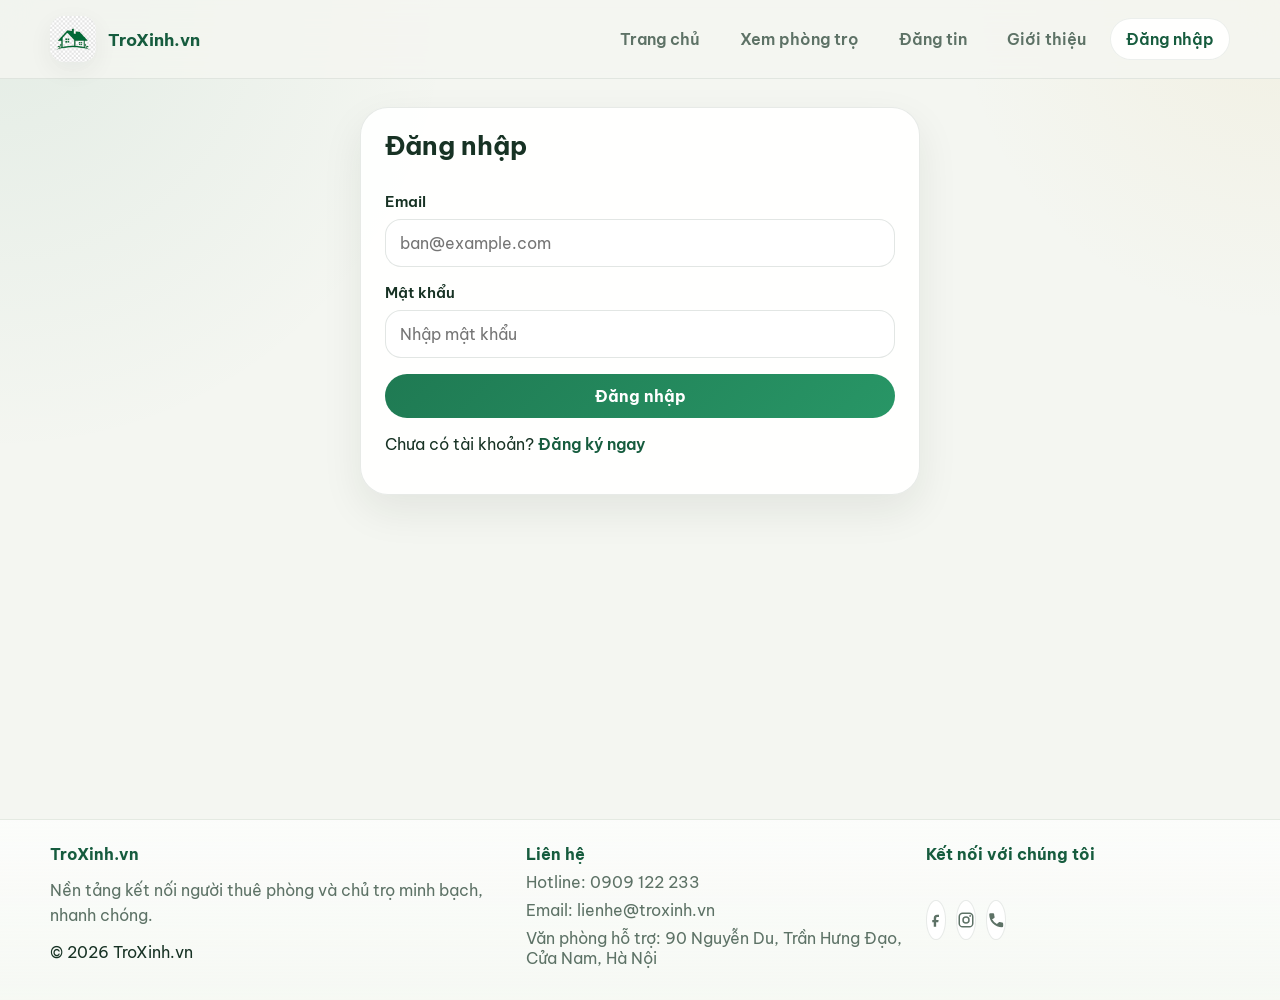
<file: Frontend/login.html>
﻿<!doctype html>
<html lang="vi">
<head>
  <meta charset="UTF-8">
  <meta name="viewport" content="width=device-width, initial-scale=1.0">
  <title>Đăng nhập | TroXinh</title>
  <link rel="preconnect" href="https://fonts.googleapis.com">
  <link rel="preconnect" href="https://fonts.gstatic.com" crossorigin>
  <link href="https://fonts.googleapis.com/css2?family=Be+Vietnam+Pro:wght@400;500;600;700&display=swap" rel="stylesheet">
  <link rel="stylesheet" href="assets/css/style.css">
</head>
<body>
  <header class="site-header">
    <div class="container header-inner">
      <a class="brand" href="index.html"><img class="brand-logo" src="assets/img/logo.png" alt="Logo TroXinh"><span>TroXinh.vn</span></a>
      <nav class="nav">
        <a id="nav-home" href="index.html">Trang chủ</a>
        <a id="nav-rooms" href="rooms.html">Xem phòng trọ</a>
        <a id="nav-post" href="post-room.html">Đăng tin</a>
        <a id="nav-my-listings" href="my-listings.html" hidden>Tin của tôi</a>
        <a id="nav-about" href="about.html">Giới thiệu</a>
        <a id="nav-login" href="login.html">Đăng nhập</a>
        <a id="nav-profile" href="profile.html" hidden>Thông tin cá nhân</a>
      </nav>
    </div>
  </header>

  <main class="main">
    <div class="container page-enter">
      <section class="card zoom-hover" style="max-width: 560px; margin: 0 auto;">
        <h1 class="section-title">Đăng nhập</h1>
        
        <br>
        <p id="authMessage" hidden></p>
        <form id="loginForm" class="form-grid">
          <div class="field full">
            <label for="email">Email</label>
            <input id="email" name="email" type="email" required placeholder="ban@example.com">
          </div>
          <div class="field full">
            <label for="password">Mật khẩu</label>
            <input id="password" name="password" type="password" required placeholder="Nhập mật khẩu">
          </div>
          <div class="field full">
            <button class="btn btn-primary" type="submit">Đăng nhập</button>
          </div>
        </form>
        <p>Chưa có tài khoản? <a href="register.html" style="color: var(--primary-strong); font-weight: 600;">Đăng ký ngay</a></p>
      </section>
    </div>
  </main>

  <footer class="site-footer">
    <div class="container footer-inner footer-rich">
      <div class="footer-block">
        <strong>TroXinh.vn</strong>
        <p>Nền tảng kết nối người thuê phòng và chủ trọ minh bạch, nhanh chóng.</p>
        <span>© <span data-year></span> TroXinh.vn</span>
      </div>
      <div class="footer-block">
        <strong>Liên hệ</strong>
        <a href="tel:0909122233">Hotline: 0909 122 233</a>
        <a href="mailto:lienhe@troxinh.vn">Email: lienhe@troxinh.vn</a>
        <a href="https://maps.google.com/?q=90+Nguyen+Du,+Tran+Hung+Dao,+Cua+Nam,+Ha+Noi" target="_blank" rel="noopener noreferrer">Văn phòng hỗ trợ: 90 Nguyễn Du, Trần Hưng Đạo, Cửa Nam, Hà Nội</a>
      </div>
      <div class="footer-block">
        <strong>Kết nối với chúng tôi</strong>
        <div class="footer-social">
          <a class="social-link" href="https://facebook.com" target="_blank" rel="noopener noreferrer" aria-label="Facebook">
            <svg viewBox="0 0 24 24" fill="currentColor" aria-hidden="true"><path d="M13.5 8H16V5h-2.5C10.5 5 9 6.8 9 9.6V12H7v3h2v6h3.2v-6H15l.5-3h-3.3V9.9c0-1.1.3-1.9 1.8-1.9z"/></svg>
          </a>
          <a class="social-link" href="https://instagram.com" target="_blank" rel="noopener noreferrer" aria-label="Instagram">
            <svg viewBox="0 0 24 24" fill="currentColor" aria-hidden="true"><path d="M7.5 2h9A5.5 5.5 0 0 1 22 7.5v9a5.5 5.5 0 0 1-5.5 5.5h-9A5.5 5.5 0 0 1 2 16.5v-9A5.5 5.5 0 0 1 7.5 2zm0 2A3.5 3.5 0 0 0 4 7.5v9A3.5 3.5 0 0 0 7.5 20h9a3.5 3.5 0 0 0 3.5-3.5v-9A3.5 3.5 0 0 0 16.5 4h-9z"/><path d="M12 7a5 5 0 1 1 0 10 5 5 0 0 1 0-10zm0 2a3 3 0 1 0 0 6 3 3 0 0 0 0-6z"/><circle cx="17.5" cy="6.5" r="1.2"/></svg>
          </a>
          <a class="social-link" href="tel:0909122233" aria-label="Gọi điện thoại">
            <svg viewBox="0 0 24 24" fill="currentColor" aria-hidden="true"><path d="M6.6 10.8a15.2 15.2 0 0 0 6.6 6.6l2.2-2.2a1.6 1.6 0 0 1 1.6-.4c1 .3 2 .5 3 .5a1.6 1.6 0 0 1 1.6 1.6V20A1.6 1.6 0 0 1 20 21.6C10.6 21.6 3 14 3 4.6A1.6 1.6 0 0 1 4.6 3H8a1.6 1.6 0 0 1 1.6 1.6c0 1 .2 2 .5 3a1.6 1.6 0 0 1-.4 1.6l-2.1 1.6z"/></svg>
          </a>
        </div>
      </div>
    </div>
  </footer>

  <script src="assets/js/config.js"></script>
  <script src="assets/js/mock-data.js"></script>
  <script src="assets/js/api.js"></script>
  <script src="assets/js/layout.js"></script>
  <script src="assets/js/auth.js"></script>
</body>
</html>
</file>
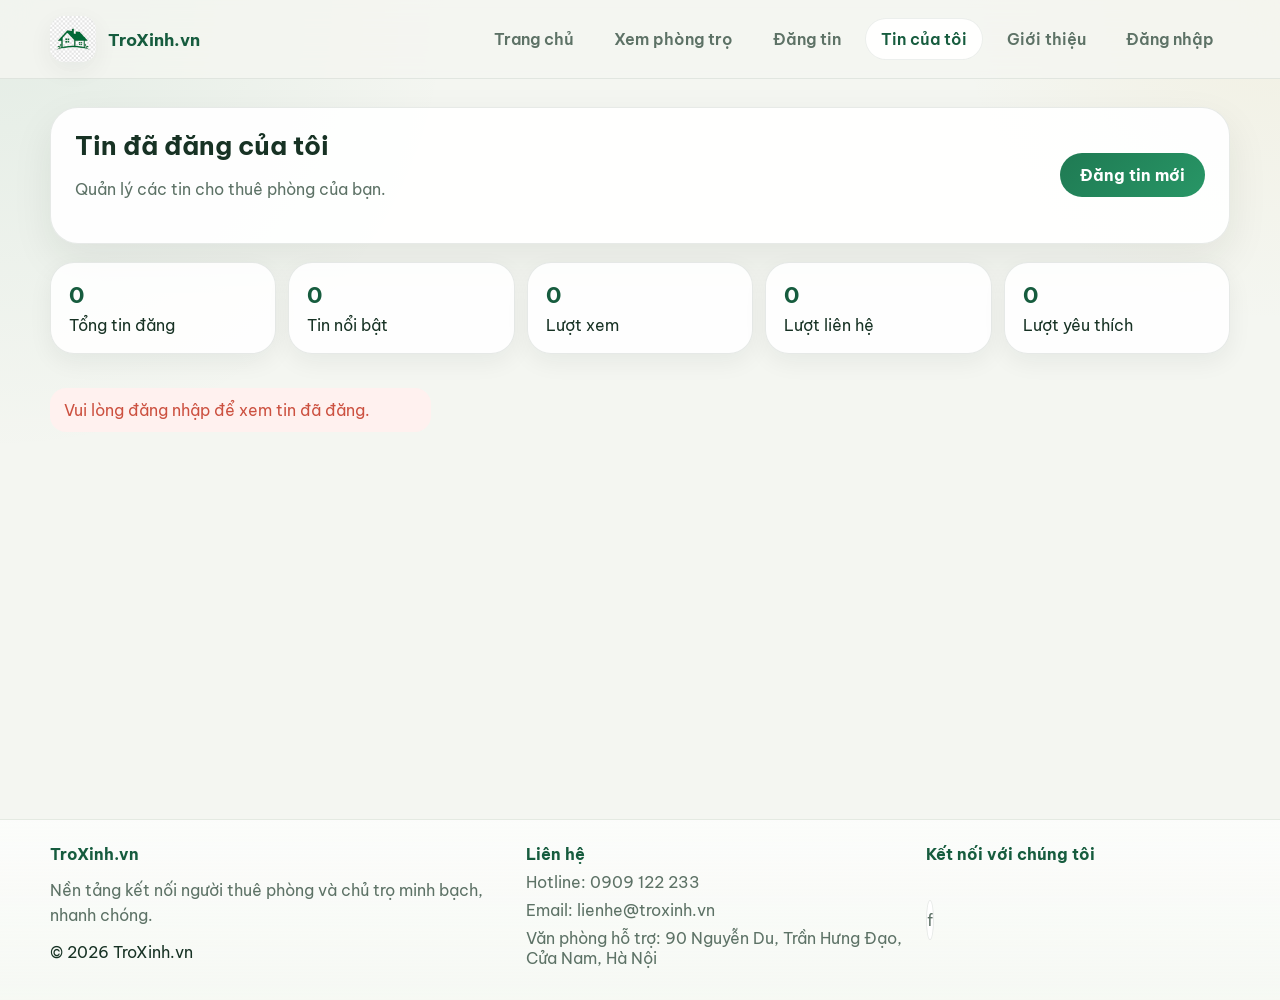
<file: Frontend/my-listings.html>
<!doctype html>
<html lang="vi">
<head>
  <meta charset="UTF-8">
  <meta name="viewport" content="width=device-width, initial-scale=1.0">
  <title>Tin đã đăng | TroXinh</title>
  <link rel="preconnect" href="https://fonts.googleapis.com">
  <link rel="preconnect" href="https://fonts.gstatic.com" crossorigin>
  <link href="https://fonts.googleapis.com/css2?family=Be+Vietnam+Pro:wght@400;500;600;700&display=swap" rel="stylesheet">
  <link rel="stylesheet" href="assets/css/style.css">
</head>
<body>
  <header class="site-header">
    <div class="container header-inner">
      <a class="brand" href="index.html"><img class="brand-logo" src="assets/img/logo.png" alt="Logo TroXinh"><span>TroXinh.vn</span></a>
      <nav class="nav">
        <a id="nav-home" href="index.html">Trang chủ</a>
        <a id="nav-rooms" href="rooms.html">Xem phòng trọ</a>
        <a id="nav-post" href="post-room.html">Đăng tin</a>
        <a id="nav-my-listings" href="my-listings.html">Tin của tôi</a>
        <a id="nav-about" href="about.html">Giới thiệu</a>
        <a id="nav-login" href="login.html">Đăng nhập</a>
        <a id="nav-profile" href="profile.html" hidden>Thông tin cá nhân</a>
      </nav>
    </div>
  </header>

  <main class="main">
    <div class="container page-enter">
      <section class="card zoom-hover">
        <div style="display: flex; justify-content: space-between; align-items: center; flex-wrap: wrap; gap: 12px;">
          <div>
            <h1 class="section-title">Tin đã đăng của tôi</h1>
            <p class="section-subtitle">Quản lý các tin cho thuê phòng của bạn.</p>
          </div>
          <a class="btn btn-primary" href="post-room.html">Đăng tin mới</a>
        </div>
      </section>

      <section class="dashboard-grid" style="margin-top: 18px;">
        <article class="stat-card"><strong id="statTotalRooms">0</strong><span>Tổng tin đăng</span></article>
        <article class="stat-card"><strong id="statFeaturedRooms">0</strong><span>Tin nổi bật</span></article>
        <article class="stat-card"><strong id="statTotalViews">0</strong><span>Lượt xem</span></article>
        <article class="stat-card"><strong id="statContactClicks">0</strong><span>Lượt liên hệ</span></article>
        <article class="stat-card"><strong id="statFavoriteCount">0</strong><span>Lượt yêu thích</span></article>
      </section>

      <section style="margin-top: 18px;">
        <p id="postedMessage" hidden></p>
        <p id="resultInfo" class="section-subtitle"></p>
        <div id="listingsGrid" class="room-grid"></div>
      </section>
    </div>
  </main>

  <div id="confirmModal" class="modal" hidden>
    <div class="modal-content">
      <h3>Xác nhận xóa</h3>
      <p>Bạn có chắc chắn muốn xóa tin này không?</p>
      <div class="modal-actions">
        <button class="btn btn-outline" id="cancelDelete">Hủy</button>
        <button class="btn btn-danger" id="confirmDelete">Xóa</button>
      </div>
    </div>
  </div>

  <footer class="site-footer">
    <div class="container footer-inner footer-rich">
      <div class="footer-block">
        <strong>TroXinh.vn</strong>
        <p>Nền tảng kết nối người thuê phòng và chủ trọ minh bạch, nhanh chóng.</p>
        <span>© <span data-year></span> TroXinh.vn</span>
      </div>
      <div class="footer-block">
        <strong>Liên hệ</strong>
        <a href="tel:0909122233">Hotline: 0909 122 233</a>
        <a href="mailto:lienhe@troxinh.vn">Email: lienhe@troxinh.vn</a>
        <a href="https://maps.google.com/?q=90+Nguyen+Du,+Tran+Hung+Dao,+Cua+Nam,+Ha+Noi" target="_blank" rel="noopener noreferrer">Văn phòng hỗ trợ: 90 Nguyễn Du, Trần Hưng Đạo, Cửa Nam, Hà Nội</a>
      </div>
      <div class="footer-block">
        <strong>Kết nối với chúng tôi</strong>
        <div class="footer-social">
          <a class="social-link" href="https://facebook.com" target="_blank" rel="noopener noreferrer" aria-label="Facebook">f</a>
        </div>
      </div>
    </div>
  </footer>

  <script src="assets/js/config.js"></script>
  <script src="assets/js/mock-data.js"></script>
  <script src="assets/js/api.js"></script>
  <script src="assets/js/layout.js"></script>
  <script src="assets/js/my-listings.js"></script>
</body>
</html>
</file>
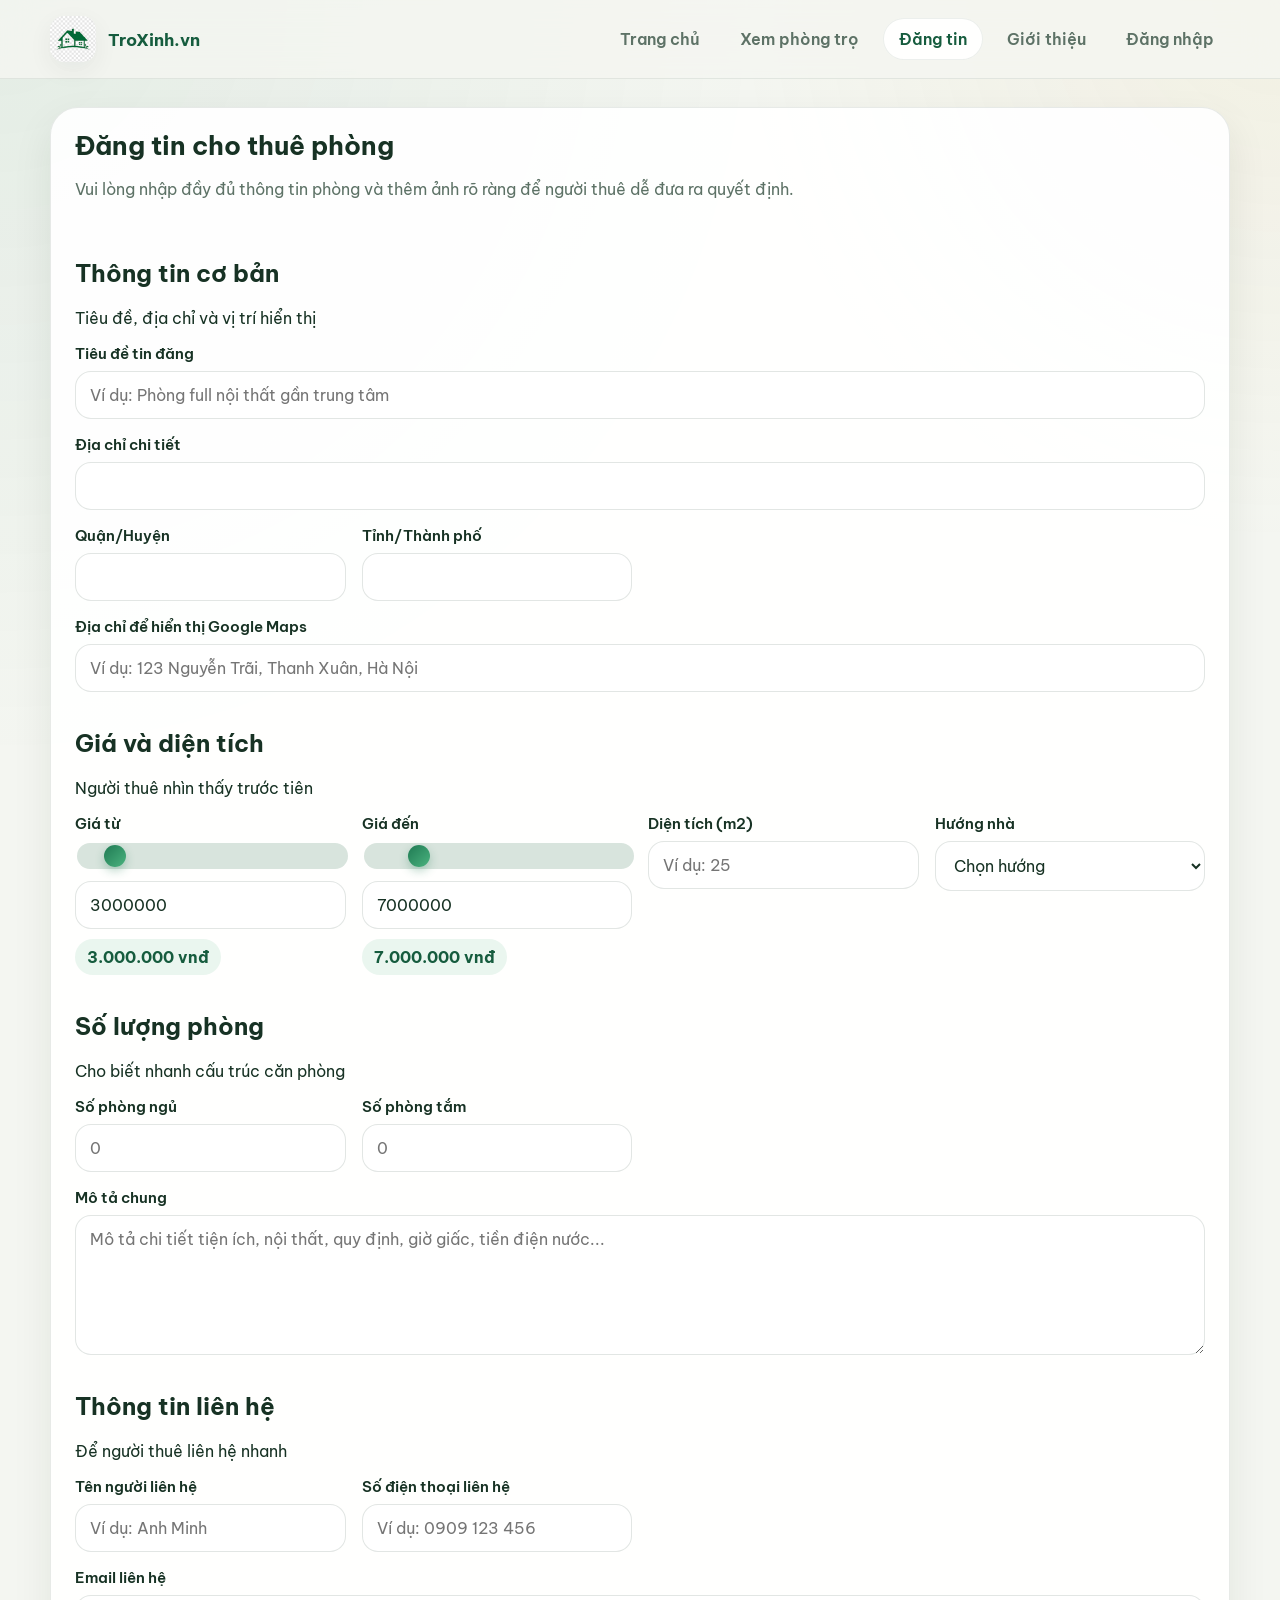
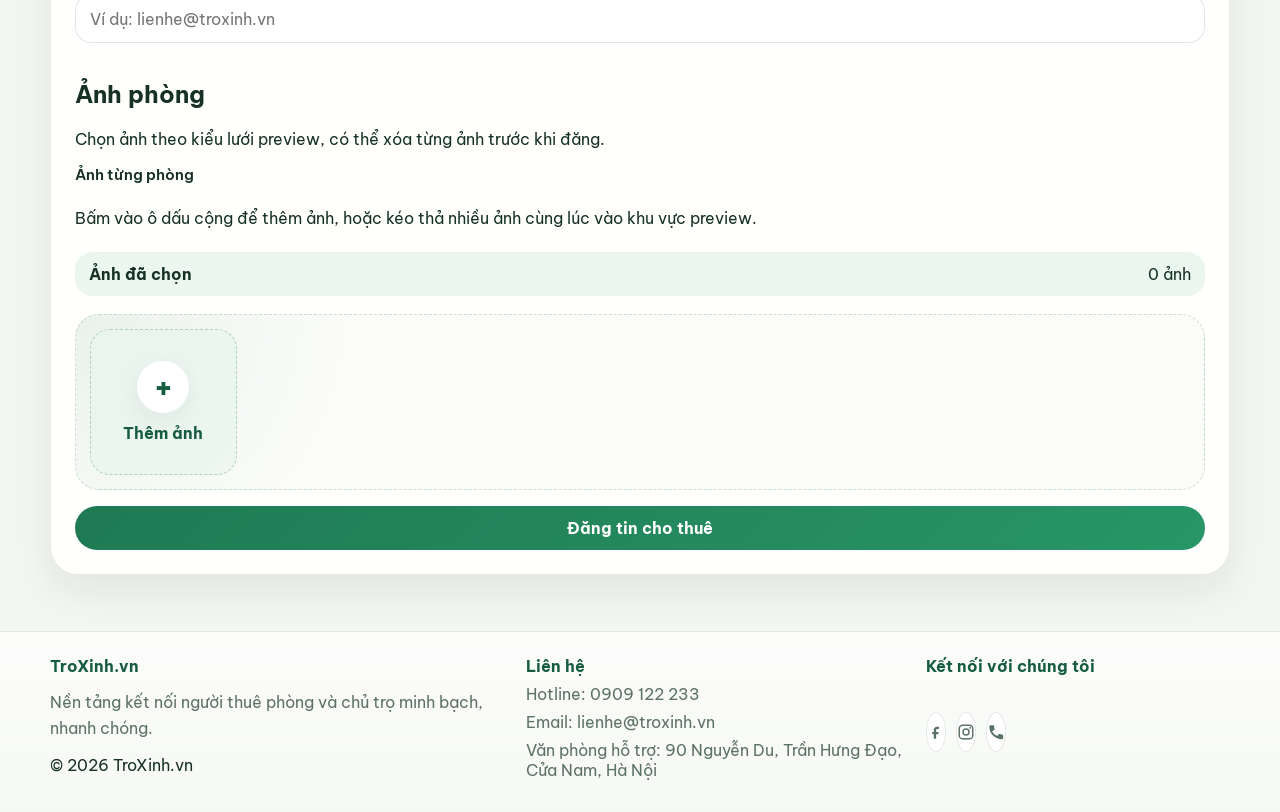
<file: Frontend/post-room.html>
<!doctype html>
<html lang="vi">
<head>
  <meta charset="UTF-8">
  <meta name="viewport" content="width=device-width, initial-scale=1.0">
  <title>Đăng tin cho thuê | TroXinh</title>
  <link rel="preconnect" href="https://fonts.googleapis.com">
  <link rel="preconnect" href="https://fonts.gstatic.com" crossorigin>
  <link href="https://fonts.googleapis.com/css2?family=Be+Vietnam+Pro:wght@400;500;600;700&display=swap" rel="stylesheet">
  <link rel="stylesheet" href="assets/css/style.css">
</head>
<body>
  <header class="site-header">
    <div class="container header-inner">
      <a class="brand" href="index.html"><img class="brand-logo" src="assets/img/logo.png" alt="Logo TroXinh"><span>TroXinh.vn</span></a>
      <nav class="nav">
        <a id="nav-home" href="index.html">Trang chủ</a>
        <a id="nav-rooms" href="rooms.html">Xem phòng trọ</a>
        <a id="nav-post" href="post-room.html">Đăng tin</a>
        <a id="nav-my-listings" href="my-listings.html" hidden>Tin của tôi</a>
        <a id="nav-about" href="about.html">Giới thiệu</a>
        <a id="nav-login" href="login.html">Đăng nhập</a>
        <a id="nav-profile" href="profile.html" hidden>Thông tin cá nhân</a>
      </nav>
    </div>
  </header>

  <main class="main">
    <div class="container page-enter">
      <section class="card zoom-hover post-room-card">
        <h1 class="section-title">Đăng tin cho thuê phòng</h1>
        <p class="section-subtitle">Vui lòng nhập đầy đủ thông tin phòng và thêm ảnh rõ ràng để người thuê dễ đưa ra quyết định.</p>
        <br>
        <p id="postMessage" hidden></p>

        <form id="postRoomForm" class="form-grid">
          <div class="field full form-section">
            <div class="form-section-head">
              <h2>Thông tin cơ bản</h2>
              <span>Tiêu đề, địa chỉ và vị trí hiển thị</span>
            </div>
          </div>

          <div class="field full">
            <label for="title">Tiêu đề tin đăng</label>
            <input id="title" name="title" type="text" required placeholder="Ví dụ: Phòng full nội thất gần trung tâm">
          </div>

          <div class="field full">
            <label for="address">Địa chỉ chi tiết</label>
            <input id="address" name="address" type="text" required>
          </div>

          <div class="field">
            <label for="district">Quận/Huyện</label>
            <input id="district" name="district" type="text" required>
          </div>
          <div class="field">
            <label for="city">Tỉnh/Thành phố</label>
            <input id="city" name="city" type="text" required>
          </div>

          <div class="field full">
            <label for="mapAddress">Địa chỉ để hiển thị Google Maps</label>
            <input id="mapAddress" name="mapAddress" type="text" required placeholder="Ví dụ: 123 Nguyễn Trãi, Thanh Xuân, Hà Nội">
          </div>

          <div class="field full form-section">
            <div class="form-section-head">
              <h2>Giá và diện tích</h2>
              <span>Người thuê nhìn thấy trước tiên</span>
            </div>
          </div>

          <div class="field">
            <label for="priceFrom">Giá từ</label>
            <div class="price-slider">
              <input type="range" id="priceFromSlider" min="0" max="50000000" step="500000" value="3000000">
              <input id="priceFrom" name="priceFrom" type="number" min="0" max="50000000" step="500000" required>
              <span id="priceFromDisplay" class="price-display">3.000.000 vnđ</span>
            </div>
          </div>
          <div class="field">
            <label for="priceTo">Giá đến</label>
            <div class="price-slider">
              <input type="range" id="priceToSlider" min="0" max="50000000" step="500000" value="7000000">
              <input id="priceTo" name="priceTo" type="number" min="0" max="50000000" step="500000" required>
              <span id="priceToDisplay" class="price-display">7.000.000 vnđ</span>
            </div>
          </div>

          <div class="field">
            <label for="area">Diện tích (m2)</label>
            <input id="area" name="area" type="number" min="1" inputmode="numeric" placeholder="Ví dụ: 25" required>
          </div>
          <div class="field">
            <label for="direction">Hướng nhà</label>
            <select id="direction" name="direction" required>
              <option value="">Chọn hướng</option>
              <option>Đông</option>
              <option>Tây</option>
              <option>Nam</option>
              <option>Bắc</option>
              <option>Đông Bắc</option>
              <option>Đông Nam</option>
              <option>Tây Bắc</option>
              <option>Tây Nam</option>
            </select>
          </div>

          <div class="field full form-section">
            <div class="form-section-head">
              <h2>Số lượng phòng</h2>
              <span>Cho biết nhanh cấu trúc căn phòng</span>
            </div>
          </div>

          <div class="field">
            <label for="bedrooms">Số phòng ngủ</label>
            <input id="bedrooms" name="bedrooms" type="number" min="0" inputmode="numeric" placeholder="0" required>
          </div>
          <div class="field">
            <label for="bathrooms">Số phòng tắm</label>
            <input id="bathrooms" name="bathrooms" type="number" min="0" inputmode="numeric" placeholder="0" required>
          </div>

          <div class="field full">
            <label for="description">Mô tả chung</label>
            <textarea id="description" name="description" required placeholder="Mô tả chi tiết tiện ích, nội thất, quy định, giờ giấc, tiền điện nước..."></textarea>
          </div>

          <div class="field full form-section">
            <div class="form-section-head">
              <h2>Thông tin liên hệ</h2>
              <span>Để người thuê liên hệ nhanh</span>
            </div>
          </div>

          <div class="field">
            <label for="contactName">Tên người liên hệ</label>
            <input id="contactName" name="contactName" type="text" required placeholder="Ví dụ: Anh Minh">
          </div>
          <div class="field">
            <label for="contactPhone">Số điện thoại liên hệ</label>
            <input id="contactPhone" name="contactPhone" type="tel" inputmode="tel" required placeholder="Ví dụ: 0909 123 456">
          </div>

          <div class="field full">
            <label for="contactEmail">Email liên hệ</label>
            <input id="contactEmail" name="contactEmail" type="email" autocomplete="email" required placeholder="Ví dụ: lienhe@troxinh.vn">
          </div>

          <div class="field full form-section">
            <div class="form-section-head">
              <h2>Ảnh phòng</h2>
              <span>Chọn ảnh theo kiểu lưới preview, có thể xóa từng ảnh trước khi đăng.</span>
            </div>
          </div>

          <div class="field full">
            <label for="images">Ảnh từng phòng</label>
            <p class="field-help">Bấm vào ô dấu cộng để thêm ảnh, hoặc kéo thả nhiều ảnh cùng lúc vào khu vực preview.</p>
            <input id="images" name="images" type="file" accept="image/*" multiple hidden>
            <div class="preview-summary">
              <strong>Ảnh đã chọn</strong>
              <span id="imageCount">0 ảnh</span>
            </div>
            <div id="dropzone" class="image-picker-grid" tabindex="0" role="button" aria-label="Chọn ảnh phòng">
              <div id="imagePreview" class="image-preview-grid"></div>
            </div>
          </div>

          <div class="field full">
            <button class="btn btn-primary" type="submit">Đăng tin cho thuê</button>
          </div>
        </form>
      </section>
    </div>
  </main>

  <footer class="site-footer">
    <div class="container footer-inner footer-rich">
      <div class="footer-block">
        <strong>TroXinh.vn</strong>
        <p>Nền tảng kết nối người thuê phòng và chủ trọ minh bạch, nhanh chóng.</p>
        <span>© <span data-year></span> TroXinh.vn</span>
      </div>
      <div class="footer-block">
        <strong>Liên hệ</strong>
        <a href="tel:0909122233">Hotline: 0909 122 233</a>
        <a href="mailto:lienhe@troxinh.vn">Email: lienhe@troxinh.vn</a>
        <a href="https://maps.google.com/?q=90+Nguyen+Du,+Tran+Hung+Dao,+Cua+Nam,+Ha+Noi" target="_blank" rel="noopener noreferrer">Văn phòng hỗ trợ: 90 Nguyễn Du, Trần Hưng Đạo, Cửa Nam, Hà Nội</a>
      </div>
      <div class="footer-block">
        <strong>Kết nối với chúng tôi</strong>
        <div class="footer-social">
          <a class="social-link" href="https://facebook.com" target="_blank" rel="noopener noreferrer" aria-label="Facebook">
            <svg viewBox="0 0 24 24" fill="currentColor" aria-hidden="true"><path d="M13.5 8H16V5h-2.5C10.5 5 9 6.8 9 9.6V12H7v3h2v6h3.2v-6H15l.5-3h-3.3V9.9c0-1.1.3-1.9 1.8-1.9z"/></svg>
          </a>
          <a class="social-link" href="https://instagram.com" target="_blank" rel="noopener noreferrer" aria-label="Instagram">
            <svg viewBox="0 0 24 24" fill="currentColor" aria-hidden="true"><path d="M7.5 2h9A5.5 5.5 0 0 1 22 7.5v9a5.5 5.5 0 0 1-5.5 5.5h-9A5.5 5.5 0 0 1 2 16.5v-9A5.5 5.5 0 0 1 7.5 2zm0 2A3.5 3.5 0 0 0 4 7.5v9A3.5 3.5 0 0 0 7.5 20h9a3.5 3.5 0 0 0 3.5-3.5v-9A3.5 3.5 0 0 0 16.5 4h-9z"/><path d="M12 7a5 5 0 1 1 0 10 5 5 0 0 1 0-10zm0 2a3 3 0 1 0 0 6 3 3 0 0 0 0-6z"/><circle cx="17.5" cy="6.5" r="1.2"/></svg>
          </a>
          <a class="social-link" href="tel:0909122233" aria-label="Gọi điện thoại">
            <svg viewBox="0 0 24 24" fill="currentColor" aria-hidden="true"><path d="M6.6 10.8a15.2 15.2 0 0 0 6.6 6.6l2.2-2.2a1.6 1.6 0 0 1 1.6-.4c1 .3 2 .5 3 .5a1.6 1.6 0 0 1 1.6 1.6V20A1.6 1.6 0 0 1 20 21.6C10.6 21.6 3 14 3 4.6A1.6 1.6 0 0 1 4.6 3H8a1.6 1.6 0 0 1 1.6 1.6c0 1 .2 2 .5 3a1.6 1.6 0 0 1-.4 1.6l-2.1 1.6z"/></svg>
          </a>
        </div>
      </div>
    </div>
  </footer>

  <script src="assets/js/config.js?v=20260426-1"></script>
  <script src="assets/js/mock-data.js?v=20260426-1"></script>
  <script src="assets/js/api.js?v=20260426-1"></script>
  <script src="assets/js/layout.js?v=20260426-1"></script>
  <script src="assets/js/post-room.js?v=20260426-4"></script>
</body>
</html>
</file>
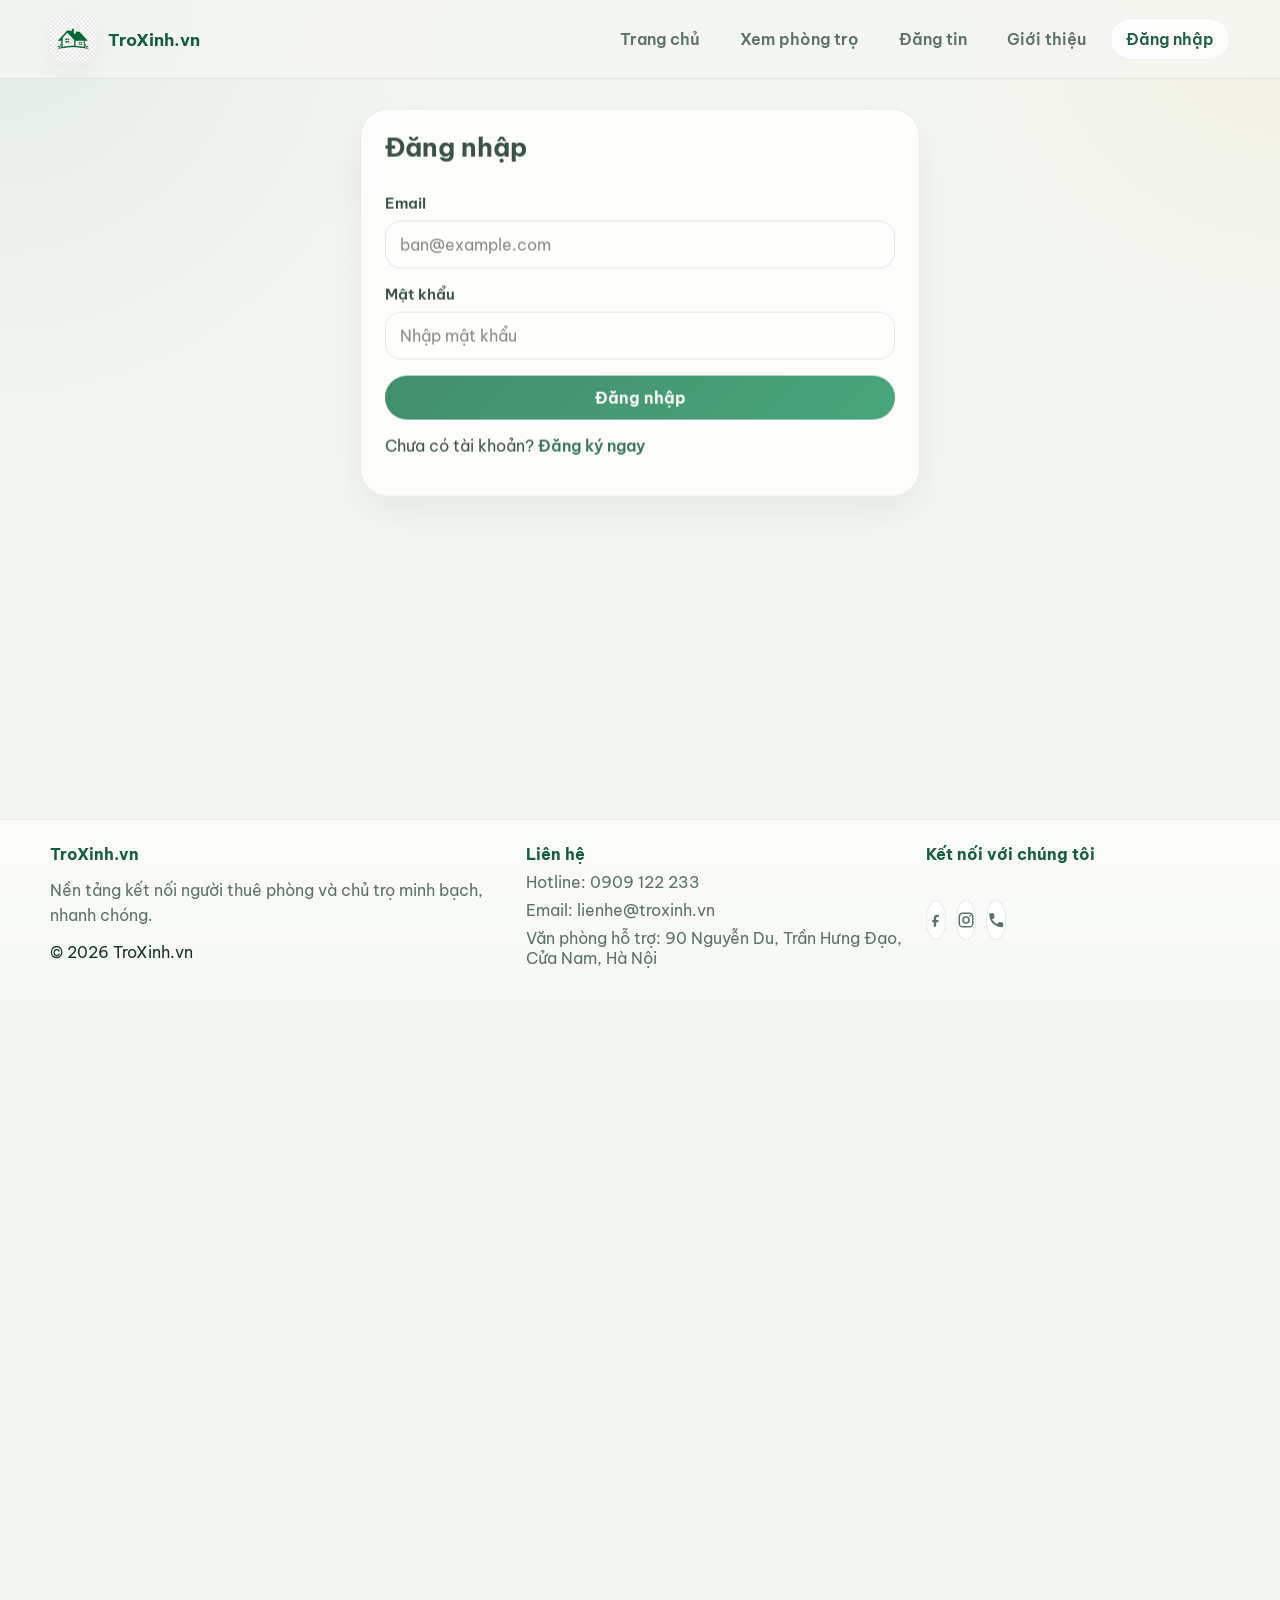
<file: Frontend/profile.html>
<!doctype html>
<html lang="vi">
<head>
  <meta charset="UTF-8">
  <meta name="viewport" content="width=device-width, initial-scale=1.0">
  <title>Thông tin cá nhân | TroXinh</title>
  <link rel="preconnect" href="https://fonts.googleapis.com">
  <link rel="preconnect" href="https://fonts.gstatic.com" crossorigin>
  <link href="https://fonts.googleapis.com/css2?family=Be+Vietnam+Pro:wght@400;500;600;700&display=swap" rel="stylesheet">
  <link rel="stylesheet" href="assets/css/style.css">
</head>
<body>
  <header class="site-header">
    <div class="container header-inner">
      <a class="brand" href="index.html"><img class="brand-logo" src="assets/img/logo.png" alt="Logo TroXinh"><span>TroXinh.vn</span></a>
      <nav class="nav">
        <a id="nav-home" href="index.html">Trang chủ</a>
        <a id="nav-rooms" href="rooms.html">Xem phòng trọ</a>
        <a id="nav-post" href="post-room.html">Đăng tin</a>
        <a id="nav-my-listings" href="my-listings.html" hidden>Tin của tôi</a>
        <a id="nav-about" href="about.html">Giới thiệu</a>
        <a id="nav-login" href="login.html">Đăng nhập</a>
        <a id="nav-profile" href="profile.html" hidden>Thông tin cá nhân</a>
      </nav>
    </div>
  </header>

  <main class="main">
    <div class="container page-enter">
      <section class="hero-banner profile-banner">
        <div>
          <span class="hero-kicker">Tài khoản</span>
          <h1 id="profileHeroName" class="hero-title">Tài khoản của bạn</h1>
          <p id="profileHeroMeta" class="hero-description">Cập nhật thông tin cá nhân, quản lý phòng yêu thích và bộ lọc đã lưu.</p>
        </div>
        <div class="hero-actions">
          <a class="btn btn-primary" href="change-password.html">Đổi mật khẩu</a>
          <a class="btn btn-outline" href="my-listings.html">Quản lý tin đăng</a>
        </div>
      </section>

      <div class="settings-layout">
        <aside class="settings-sidebar card zoom-hover">
          <div class="settings-nav">
            <a class="settings-link active" href="profile.html">Thông tin cá nhân</a>
            <a class="settings-link" href="change-password.html">Đổi mật khẩu</a>
            <a class="settings-link" href="my-listings.html">Tin của tôi</a>
            <a class="settings-link" href="rooms.html">Khám phá phòng trọ</a>
          </div>
        </aside>

        <section class="settings-content stack-list">
          <article class="card zoom-hover">
            <div class="section-head">
              <div>
                <h2 class="section-title">Hồ sơ cá nhân</h2>
                <p class="section-subtitle">Giúp người thuê và chủ trọ nhận diện tài khoản của bạn rõ ràng hơn.</p>
              </div>
            </div>
            <p id="profileMessage" hidden></p>

            <form id="profileForm" class="form-grid">
              <div class="field full">
                <label for="fullName">Họ và tên</label>
                <input id="fullName" name="fullName" type="text" required placeholder="Nguyễn Văn A">
              </div>
              <div class="field">
                <label for="email">Email</label>
                <input id="email" name="email" type="email" readonly disabled>
              </div>
              <div class="field">
                <label for="phone">Số điện thoại</label>
                <input id="phone" name="phone" type="tel" required placeholder="09xx xxx xxx">
              </div>
              <div class="field full">
                <label for="role">Vai trò</label>
                <input id="role" name="role" type="text" readonly disabled>
              </div>
              <div class="field full">
                <label for="avatarUrl">Avatar URL</label>
                <input id="avatarUrl" name="avatarUrl" type="url" placeholder="https://example.com/avatar.jpg">
              </div>
              <div class="field full" id="avatarPreviewContainer" hidden>
                <label>Avatar preview</label>
                <img id="avatarPreview" src="" alt="Avatar preview" class="avatar-preview">
              </div>
              <div class="field full">
                <button class="btn btn-primary" type="submit">Lưu thay đổi</button>
              </div>
            </form>
          </article>

          <article class="card zoom-hover">
            <div class="section-head">
              <div>
                <h2 class="section-title">Phòng yêu thích</h2>
                <p class="section-subtitle">Danh sách phòng bạn đã lưu để quay lại nhanh khi cần.</p>
              </div>
            </div>
            <div id="favoritesGrid" class="room-grid"></div>
          </article>

          <article class="card zoom-hover">
            <div class="section-head">
              <div>
                <h2 class="section-title">Bộ lọc đã lưu</h2>
                <p class="section-subtitle">Tái sử dụng những nhu cầu tìm kiếm thường xuyên chỉ với một lần bấm.</p>
              </div>
            </div>
            <div id="savedSearchesList" class="stack-list"></div>
          </article>
        </section>
      </div>
    </div>
  </main>

  <footer class="site-footer">
    <div class="container footer-inner footer-rich">
      <div class="footer-block">
        <strong>TroXinh.vn</strong>
        <p>Nền tảng kết nối người thuê phòng và chủ trọ minh bạch, nhanh chóng.</p>
        <span>© <span data-year></span> TroXinh.vn</span>
      </div>
      <div class="footer-block">
        <strong>Liên hệ</strong>
        <a href="tel:0909122233">Hotline: 0909 122 233</a>
        <a href="mailto:lienhe@troxinh.vn">Email: lienhe@troxinh.vn</a>
      </div>
      <div class="footer-block">
        <strong>Kết nối với chúng tôi</strong>
        <div class="footer-social">
          <a class="social-link" href="https://facebook.com" target="_blank" rel="noopener noreferrer" aria-label="Facebook">f</a>
        </div>
      </div>
    </div>
  </footer>

  <script src="assets/js/config.js"></script>
  <script src="assets/js/mock-data.js"></script>
  <script src="assets/js/api.js"></script>
  <script src="assets/js/layout.js"></script>
  <script src="assets/js/profile.js"></script>
</body>
</html>
</file>
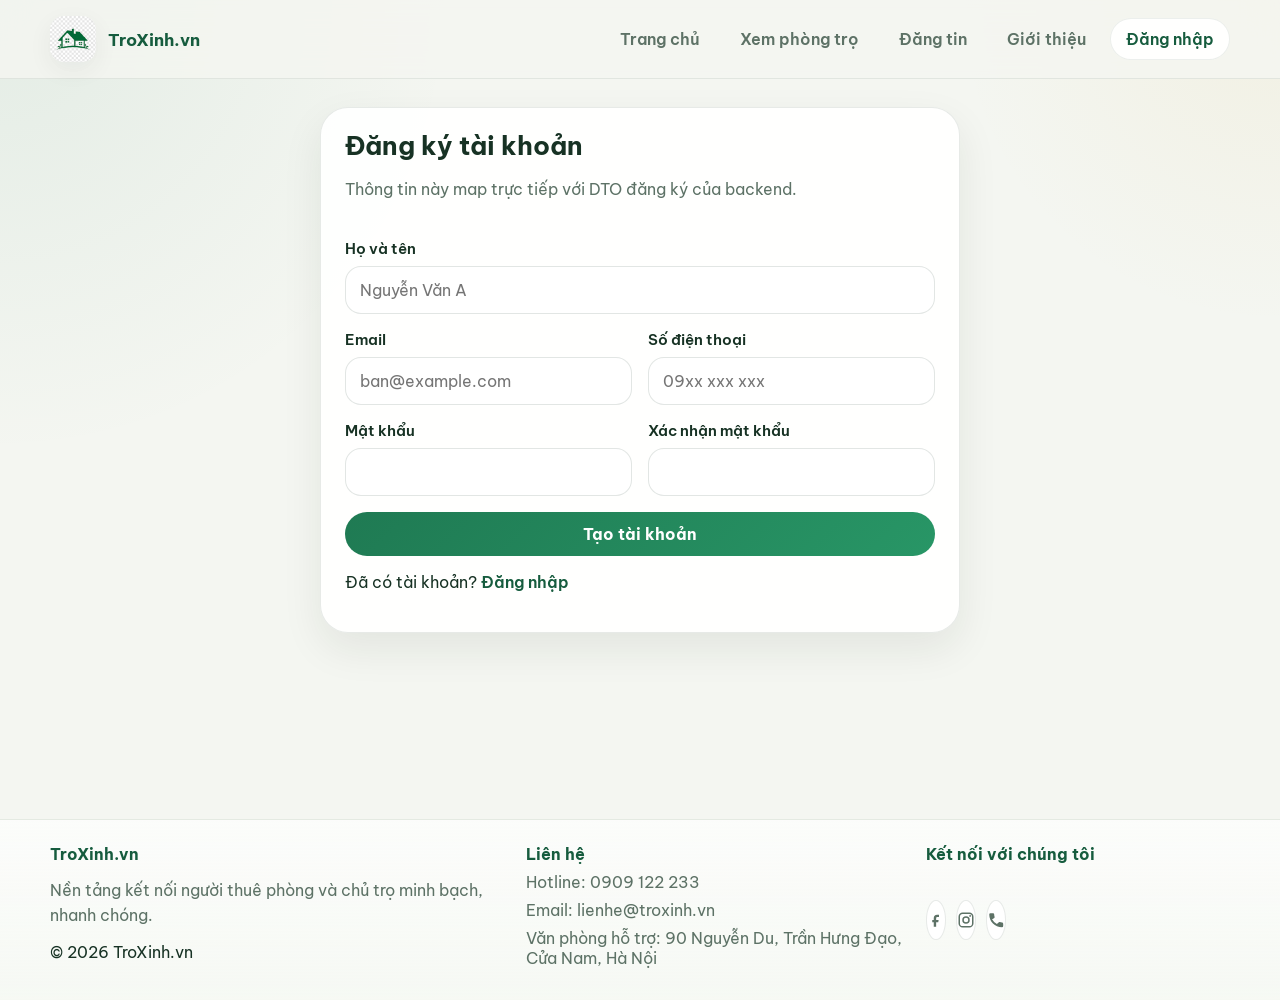
<file: Frontend/register.html>
﻿<!doctype html>
<html lang="vi">
<head>
  <meta charset="UTF-8">
  <meta name="viewport" content="width=device-width, initial-scale=1.0">
  <title>Đăng ký | TroXinh</title>
  <link rel="preconnect" href="https://fonts.googleapis.com">
  <link rel="preconnect" href="https://fonts.gstatic.com" crossorigin>
  <link href="https://fonts.googleapis.com/css2?family=Be+Vietnam+Pro:wght@400;500;600;700&display=swap" rel="stylesheet">
  <link rel="stylesheet" href="assets/css/style.css">
</head>
<body>
  <header class="site-header">
    <div class="container header-inner">
      <a class="brand" href="index.html"><img class="brand-logo" src="assets/img/logo.png" alt="Logo TroXinh"><span>TroXinh.vn</span></a>
      <nav class="nav">
        <a id="nav-home" href="index.html">Trang chủ</a>
        <a id="nav-rooms" href="rooms.html">Xem phòng trọ</a>
        <a id="nav-post" href="post-room.html">Đăng tin</a>
        <a id="nav-my-listings" href="my-listings.html" hidden>Tin của tôi</a>
        <a id="nav-about" href="about.html">Giới thiệu</a>
        <a id="nav-login" href="login.html">Đăng nhập</a>
        <a id="nav-profile" href="profile.html" hidden>Thông tin cá nhân</a>
      </nav>
    </div>
  </header>

  <main class="main">
    <div class="container page-enter">
      <section class="card zoom-hover" style="max-width: 640px; margin: 0 auto;">
        <h1 class="section-title">Đăng ký tài khoản</h1>
        <p class="section-subtitle">Thông tin này map trực tiếp với DTO đăng ký của backend.</p>
        <br>
        <p id="authMessage" hidden></p>
        <form id="registerForm" class="form-grid">
          <div class="field full">
            <label for="fullName">Họ và tên</label>
            <input id="fullName" name="fullName" type="text" required placeholder="Nguyễn Văn A">
          </div>
          <div class="field">
            <label for="email">Email</label>
            <input id="email" name="email" type="email" required placeholder="ban@example.com">
          </div>
          <div class="field">
            <label for="phone">Số điện thoại</label>
            <input id="phone" name="phone" type="tel" required placeholder="09xx xxx xxx">
          </div>
          <div class="field">
            <label for="password">Mật khẩu</label>
            <input id="password" name="password" type="password" required>
          </div>
          <div class="field">
            <label for="confirmPassword">Xác nhận mật khẩu</label>
            <input id="confirmPassword" name="confirmPassword" type="password" required>
          </div>
          <div class="field full">
            <button class="btn btn-primary" type="submit">Tạo tài khoản</button>
          </div>
        </form>
        <p>Đã có tài khoản? <a href="login.html" style="color: var(--primary-strong); font-weight: 600;">Đăng nhập</a></p>
      </section>
    </div>
  </main>

  <footer class="site-footer">
    <div class="container footer-inner footer-rich">
      <div class="footer-block">
        <strong>TroXinh.vn</strong>
        <p>Nền tảng kết nối người thuê phòng và chủ trọ minh bạch, nhanh chóng.</p>
        <span>© <span data-year></span> TroXinh.vn</span>
      </div>
      <div class="footer-block">
        <strong>Liên hệ</strong>
        <a href="tel:0909122233">Hotline: 0909 122 233</a>
        <a href="mailto:lienhe@troxinh.vn">Email: lienhe@troxinh.vn</a>
        <a href="https://maps.google.com/?q=90+Nguyen+Du,+Tran+Hung+Dao,+Cua+Nam,+Ha+Noi" target="_blank" rel="noopener noreferrer">Văn phòng hỗ trợ: 90 Nguyễn Du, Trần Hưng Đạo, Cửa Nam, Hà Nội</a>
      </div>
      <div class="footer-block">
        <strong>Kết nối với chúng tôi</strong>
        <div class="footer-social">
          <a class="social-link" href="https://facebook.com" target="_blank" rel="noopener noreferrer" aria-label="Facebook">
            <svg viewBox="0 0 24 24" fill="currentColor" aria-hidden="true"><path d="M13.5 8H16V5h-2.5C10.5 5 9 6.8 9 9.6V12H7v3h2v6h3.2v-6H15l.5-3h-3.3V9.9c0-1.1.3-1.9 1.8-1.9z"/></svg>
          </a>
          <a class="social-link" href="https://instagram.com" target="_blank" rel="noopener noreferrer" aria-label="Instagram">
            <svg viewBox="0 0 24 24" fill="currentColor" aria-hidden="true"><path d="M7.5 2h9A5.5 5.5 0 0 1 22 7.5v9a5.5 5.5 0 0 1-5.5 5.5h-9A5.5 5.5 0 0 1 2 16.5v-9A5.5 5.5 0 0 1 7.5 2zm0 2A3.5 3.5 0 0 0 4 7.5v9A3.5 3.5 0 0 0 7.5 20h9a3.5 3.5 0 0 0 3.5-3.5v-9A3.5 3.5 0 0 0 16.5 4h-9z"/><path d="M12 7a5 5 0 1 1 0 10 5 5 0 0 1 0-10zm0 2a3 3 0 1 0 0 6 3 3 0 0 0 0-6z"/><circle cx="17.5" cy="6.5" r="1.2"/></svg>
          </a>
          <a class="social-link" href="tel:0909122233" aria-label="Gọi điện thoại">
            <svg viewBox="0 0 24 24" fill="currentColor" aria-hidden="true"><path d="M6.6 10.8a15.2 15.2 0 0 0 6.6 6.6l2.2-2.2a1.6 1.6 0 0 1 1.6-.4c1 .3 2 .5 3 .5a1.6 1.6 0 0 1 1.6 1.6V20A1.6 1.6 0 0 1 20 21.6C10.6 21.6 3 14 3 4.6A1.6 1.6 0 0 1 4.6 3H8a1.6 1.6 0 0 1 1.6 1.6c0 1 .2 2 .5 3a1.6 1.6 0 0 1-.4 1.6l-2.1 1.6z"/></svg>
          </a>
        </div>
      </div>
    </div>
  </footer>

  <script src="assets/js/config.js"></script>
  <script src="assets/js/mock-data.js"></script>
  <script src="assets/js/api.js"></script>
  <script src="assets/js/layout.js"></script>
  <script src="assets/js/auth.js"></script>
</body>
</html>
</file>
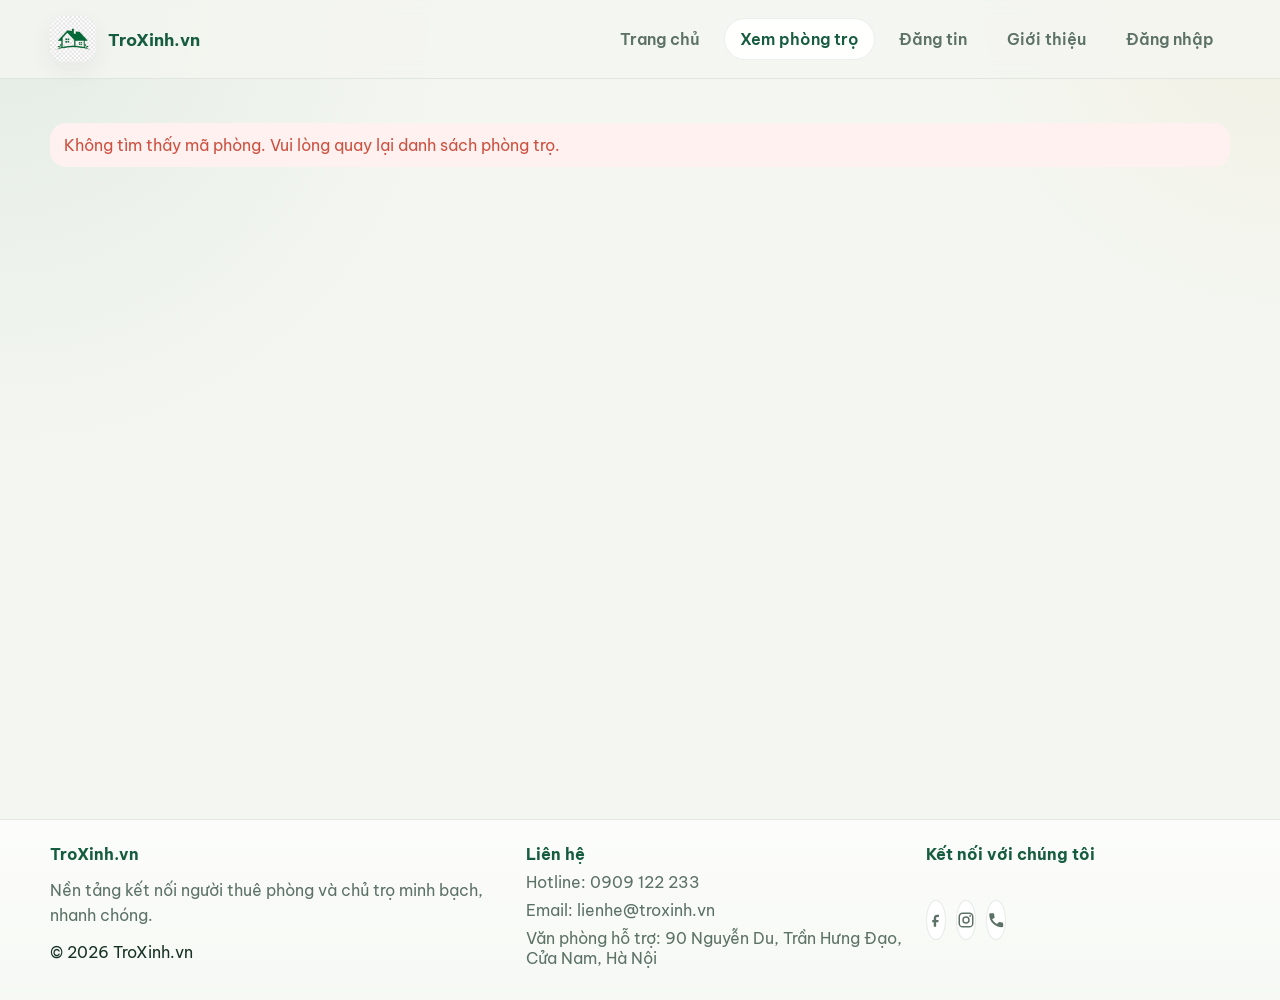
<file: Frontend/room-detail.html>
﻿<!doctype html>
<html lang="vi">
<head>
  <meta charset="UTF-8">
  <meta name="viewport" content="width=device-width, initial-scale=1.0">
  <title>Chi tiết phòng trọ | TroXinh</title>
  <link rel="preconnect" href="https://fonts.googleapis.com">
  <link rel="preconnect" href="https://fonts.gstatic.com" crossorigin>
  <link href="https://fonts.googleapis.com/css2?family=Be+Vietnam+Pro:wght@400;500;600;700&display=swap" rel="stylesheet">
  <link rel="stylesheet" href="assets/css/style.css">
</head>
<body>
  <header class="site-header">
    <div class="container header-inner">
      <a class="brand" href="index.html"><img class="brand-logo" src="assets/img/logo.png" alt="Logo TroXinh"><span>TroXinh.vn</span></a>
      <nav class="nav">
        <a id="nav-home" href="index.html">Trang chủ</a>
        <a id="nav-rooms" href="rooms.html">Xem phòng trọ</a>
        <a id="nav-post" href="post-room.html">Đăng tin</a>
        <a id="nav-my-listings" href="my-listings.html" hidden>Tin của tôi</a>
        <a id="nav-about" href="about.html">Giới thiệu</a>
        <a id="nav-login" href="login.html">Đăng nhập</a>
        <a id="nav-profile" href="profile.html" hidden>Thông tin cá nhân</a>
      </nav>
    </div>
  </header>

  <main class="main">
    <div class="container" id="roomDetailContent">
      <p>Đang tải chi tiết phòng...</p>
    </div>
  </main>

  <footer class="site-footer">
    <div class="container footer-inner footer-rich">
      <div class="footer-block">
        <strong>TroXinh.vn</strong>
        <p>Nền tảng kết nối người thuê phòng và chủ trọ minh bạch, nhanh chóng.</p>
        <span>© <span data-year></span> TroXinh.vn</span>
      </div>
      <div class="footer-block">
        <strong>Liên hệ</strong>
        <a href="tel:0909122233">Hotline: 0909 122 233</a>
        <a href="mailto:lienhe@troxinh.vn">Email: lienhe@troxinh.vn</a>
        <a href="https://maps.google.com/?q=90+Nguyen+Du,+Tran+Hung+Dao,+Cua+Nam,+Ha+Noi" target="_blank" rel="noopener noreferrer">Văn phòng hỗ trợ: 90 Nguyễn Du, Trần Hưng Đạo, Cửa Nam, Hà Nội</a>
      </div>
      <div class="footer-block">
        <strong>Kết nối với chúng tôi</strong>
        <div class="footer-social">
          <a class="social-link" href="https://facebook.com" target="_blank" rel="noopener noreferrer" aria-label="Facebook">
            <svg viewBox="0 0 24 24" fill="currentColor" aria-hidden="true"><path d="M13.5 8H16V5h-2.5C10.5 5 9 6.8 9 9.6V12H7v3h2v6h3.2v-6H15l.5-3h-3.3V9.9c0-1.1.3-1.9 1.8-1.9z"/></svg>
          </a>
          <a class="social-link" href="https://instagram.com" target="_blank" rel="noopener noreferrer" aria-label="Instagram">
            <svg viewBox="0 0 24 24" fill="currentColor" aria-hidden="true"><path d="M7.5 2h9A5.5 5.5 0 0 1 22 7.5v9a5.5 5.5 0 0 1-5.5 5.5h-9A5.5 5.5 0 0 1 2 16.5v-9A5.5 5.5 0 0 1 7.5 2zm0 2A3.5 3.5 0 0 0 4 7.5v9A3.5 3.5 0 0 0 7.5 20h9a3.5 3.5 0 0 0 3.5-3.5v-9A3.5 3.5 0 0 0 16.5 4h-9z"/><path d="M12 7a5 5 0 1 1 0 10 5 5 0 0 1 0-10zm0 2a3 3 0 1 0 0 6 3 3 0 0 0 0-6z"/><circle cx="17.5" cy="6.5" r="1.2"/></svg>
          </a>
          <a class="social-link" href="tel:0909122233" aria-label="Gọi điện thoại">
            <svg viewBox="0 0 24 24" fill="currentColor" aria-hidden="true"><path d="M6.6 10.8a15.2 15.2 0 0 0 6.6 6.6l2.2-2.2a1.6 1.6 0 0 1 1.6-.4c1 .3 2 .5 3 .5a1.6 1.6 0 0 1 1.6 1.6V20A1.6 1.6 0 0 1 20 21.6C10.6 21.6 3 14 3 4.6A1.6 1.6 0 0 1 4.6 3H8a1.6 1.6 0 0 1 1.6 1.6c0 1 .2 2 .5 3a1.6 1.6 0 0 1-.4 1.6l-2.1 1.6z"/></svg>
          </a>
        </div>
      </div>
    </div>
  </footer>

  <script src="assets/js/config.js"></script>
  <script src="assets/js/mock-data.js"></script>
  <script src="assets/js/api.js"></script>
  <script src="assets/js/layout.js"></script>
  <script src="assets/js/room-detail.js"></script>
</body>
</html>
</file>
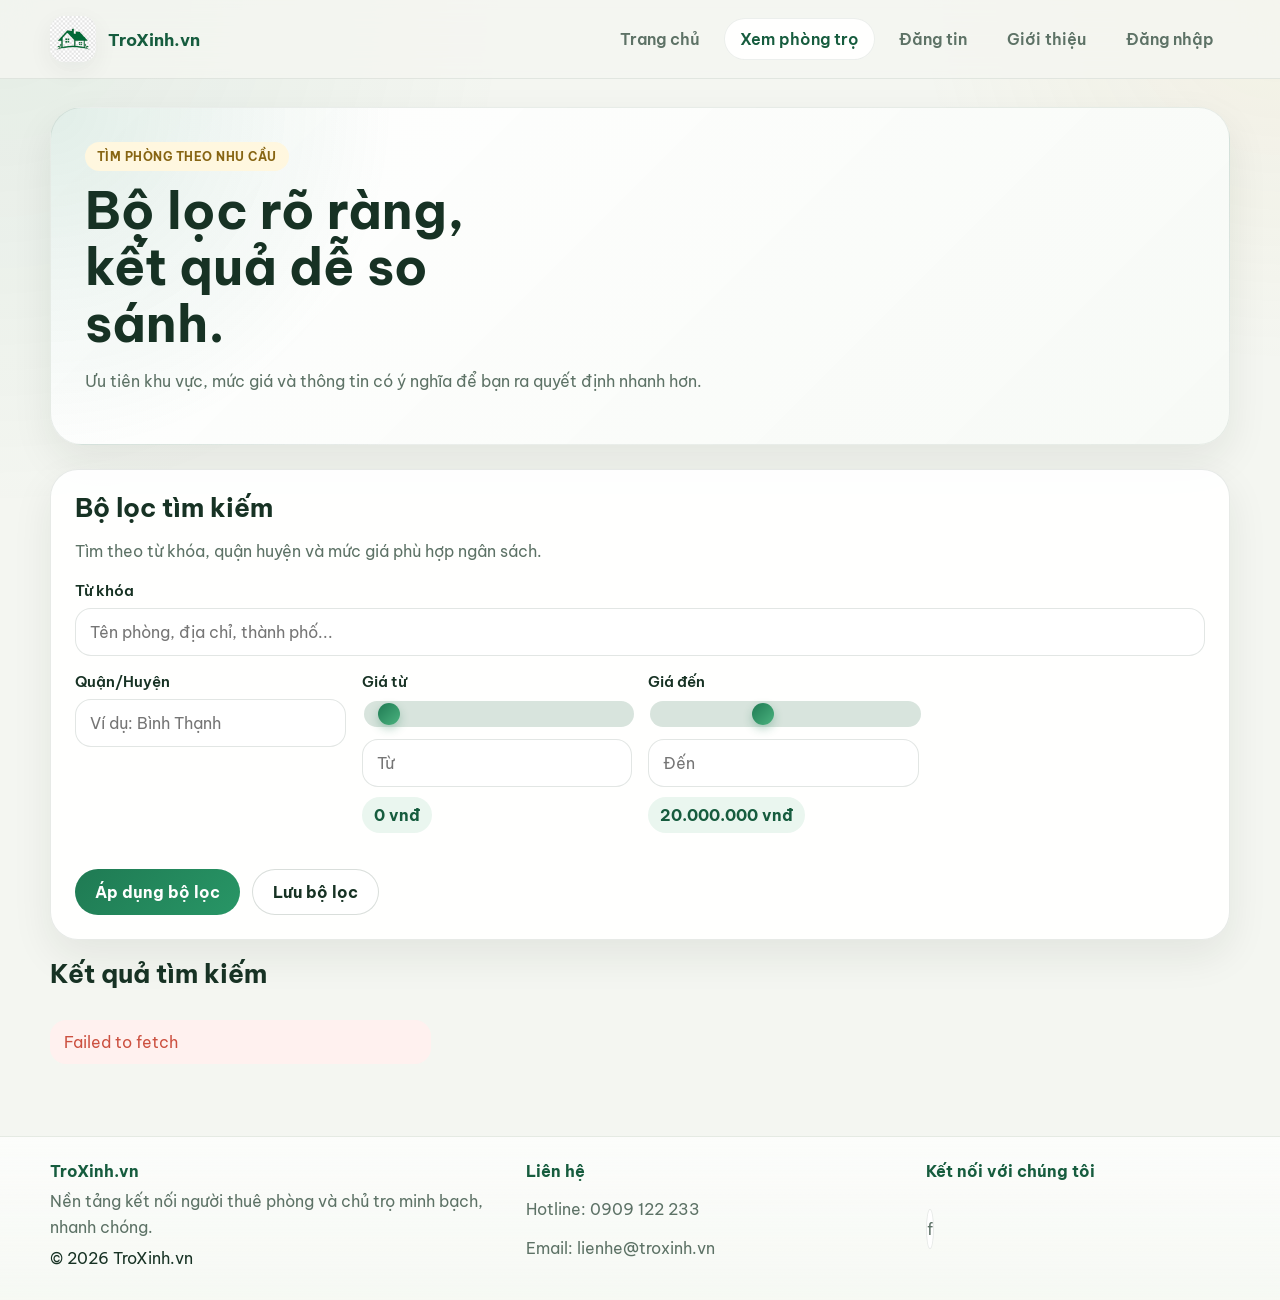
<file: Frontend/rooms.html>
<!doctype html>
<html lang="vi">
<head>
  <meta charset="UTF-8">
  <meta name="viewport" content="width=device-width, initial-scale=1.0">
  <title>Xem phòng trọ | TroXinh</title>
  <link rel="preconnect" href="https://fonts.googleapis.com">
  <link rel="preconnect" href="https://fonts.gstatic.com" crossorigin>
  <link href="https://fonts.googleapis.com/css2?family=Be+Vietnam+Pro:wght@400;500;600;700&display=swap" rel="stylesheet">
  <link rel="stylesheet" href="assets/css/style.css">
</head>
<body>
  <header class="site-header">
    <div class="container header-inner">
      <a class="brand" href="index.html"><img class="brand-logo" src="assets/img/logo.png" alt="Logo TroXinh"><span>TroXinh.vn</span></a>
      <nav class="nav">
        <a id="nav-home" href="index.html">Trang chủ</a>
        <a id="nav-rooms" href="rooms.html">Xem phòng trọ</a>
        <a id="nav-post" href="post-room.html">Đăng tin</a>
        <a id="nav-my-listings" href="my-listings.html" hidden>Tin của tôi</a>
        <a id="nav-about" href="about.html">Giới thiệu</a>
        <a id="nav-login" href="login.html">Đăng nhập</a>
        <a id="nav-profile" href="profile.html" hidden>Thông tin cá nhân</a>
      </nav>
    </div>
  </header>

  <main class="main">
    <div class="container page-enter">
      <section class="hero-banner compact-banner">
        <div>
          <span class="hero-kicker">Tìm phòng theo nhu cầu</span>
          <h1 class="hero-title">Bộ lọc rõ ràng, kết quả dễ so sánh.</h1>
          <p class="hero-description">Ưu tiên khu vực, mức giá và thông tin có ý nghĩa để bạn ra quyết định nhanh hơn.</p>
        </div>
      </section>

      <section class="card zoom-hover search-panel">
        <div class="section-head">
          <div>
            <h2 class="section-title">Bộ lọc tìm kiếm</h2>
            <p class="section-subtitle">Tìm theo từ khóa, quận huyện và mức giá phù hợp ngân sách.</p>
          </div>
        </div>

        <form id="roomFilterForm" class="form-grid">
          <div class="field full">
            <label for="keyword">Từ khóa</label>
            <input id="keyword" name="keyword" type="text" placeholder="Tên phòng, địa chỉ, thành phố...">
          </div>
          <div class="field">
            <label for="district">Quận/Huyện</label>
            <input id="district" name="district" type="text" placeholder="Ví dụ: Bình Thạnh">
          </div>
          <div class="field">
            <label for="minPriceSlider">Giá từ</label>
            <div class="price-slider">
              <input type="range" id="minPriceSlider" min="0" max="50000000" step="500000" value="0">
              <input id="minPrice" name="minPrice" type="number" min="0" max="50000000" step="500000" placeholder="Từ">
              <span id="minPriceDisplay" class="price-display">0 vnđ</span>
            </div>
          </div>
          <div class="field">
            <label for="maxPriceSlider">Giá đến</label>
            <div class="price-slider">
              <input type="range" id="maxPriceSlider" min="0" max="50000000" step="500000" value="20000000">
              <input id="maxPrice" name="maxPrice" type="number" min="0" max="50000000" step="500000" placeholder="Đến">
              <span id="maxPriceDisplay" class="price-display">20.000.000 vnđ</span>
            </div>
          </div>
          <div class="field full">
            <div class="filter-actions">
              <button class="btn btn-primary" type="submit">Áp dụng bộ lọc</button>
              <button class="btn btn-outline" type="button" id="saveSearchBtn">Lưu bộ lọc</button>
            </div>
            <p id="saveSearchMessage" hidden></p>
          </div>
        </form>
      </section>

      <section class="results-panel">
        <div class="section-head">
          <div>
            <h2 class="section-title">Kết quả tìm kiếm</h2>
            <p id="resultInfo" class="section-subtitle"></p>
          </div>
        </div>
        <div id="roomsGrid" class="room-grid"></div>
      </section>
    </div>
  </main>

  <footer class="site-footer">
    <div class="container footer-inner footer-rich">
      <div class="footer-block">
        <strong>TroXinh.vn</strong>
        <p>Nền tảng kết nối người thuê phòng và chủ trọ minh bạch, nhanh chóng.</p>
        <span>© <span data-year></span> TroXinh.vn</span>
      </div>
      <div class="footer-block">
        <strong>Liên hệ</strong>
        <a href="tel:0909122233">Hotline: 0909 122 233</a>
        <a href="mailto:lienhe@troxinh.vn">Email: lienhe@troxinh.vn</a>
      </div>
      <div class="footer-block">
        <strong>Kết nối với chúng tôi</strong>
        <div class="footer-social">
          <a class="social-link" href="https://facebook.com" target="_blank" rel="noopener noreferrer" aria-label="Facebook">f</a>
        </div>
      </div>
    </div>
  </footer>

  <script src="assets/js/config.js"></script>
  <script src="assets/js/mock-data.js"></script>
  <script src="assets/js/api.js"></script>
  <script src="assets/js/layout.js"></script>
  <script src="assets/js/rooms.js"></script>
</body>
</html>
</file>
<file: Frontend/assets/css/style.css>
:root {
  --bg: #f4f6f1;
  --surface: #ffffff;
  --surface-2: #f8faf7;
  --text: #173224;
  --text-light: #5d7266;
  --muted: #7d9185;
  --primary: #1f7a53;
  --primary-strong: #165c3e;
  --primary-soft: #eaf6ef;
  --secondary: #d4a93a;
  --secondary-soft: #fff7df;
  --danger: #cc5140;
  --warning: #c78b22;
  --border: rgba(23, 50, 36, 0.1);
  --border-strong: rgba(23, 50, 36, 0.16);
  --shadow-sm: 0 8px 24px rgba(20, 42, 31, 0.06);
  --shadow: 0 16px 40px rgba(20, 42, 31, 0.08);
  --shadow-lg: 0 24px 60px rgba(20, 42, 31, 0.12);
  --radius-sm: 12px;
  --radius: 18px;
  --radius-lg: 28px;
}

* {
  box-sizing: border-box;
}

html,
body {
  margin: 0;
  padding: 0;
  font-family: 'Be Vietnam Pro', sans-serif;
  color: var(--text);
  background:
    radial-gradient(circle at top left, rgba(31, 122, 83, 0.08), transparent 28%),
    radial-gradient(circle at top right, rgba(212, 169, 58, 0.08), transparent 20%),
    var(--bg);
}

body {
  min-height: 100vh;
}

a {
  color: inherit;
  text-decoration: none;
}

img {
  max-width: 100%;
  display: block;
}

button,
input,
select,
textarea {
  font: inherit;
}

.container {
  width: min(1180px, calc(100% - 32px));
  margin: 0 auto;
}

.site-header {
  position: sticky;
  top: 0;
  z-index: 100;
  backdrop-filter: blur(16px);
  background: rgba(244, 246, 241, 0.82);
  border-bottom: 1px solid rgba(23, 50, 36, 0.08);
}

.header-inner {
  display: flex;
  align-items: center;
  justify-content: space-between;
  gap: 20px;
  padding: 16px 0;
}

.brand {
  display: inline-flex;
  align-items: center;
  gap: 12px;
  font-weight: 700;
  font-size: 1.05rem;
  color: var(--primary-strong);
}

.brand-logo {
  width: 46px;
  height: 46px;
  object-fit: contain;
  border-radius: 14px;
  box-shadow: var(--shadow-sm);
}

.nav {
  display: flex;
  align-items: center;
  gap: 8px;
  flex-wrap: wrap;
}

.nav a {
  padding: 11px 16px;
  border-radius: 999px;
  color: var(--text-light);
  font-weight: 600;
  transition: 0.2s ease;
}

.nav a:hover,
.nav a.active {
  color: var(--primary-strong);
  background: rgba(255, 255, 255, 0.9);
  box-shadow: inset 0 0 0 1px rgba(23, 50, 36, 0.08);
}

.header-actions {
  display: flex;
  align-items: center;
  gap: 12px;
}

.profile-menu {
  position: relative;
}

.profile-trigger {
  display: inline-flex;
  align-items: center;
  gap: 12px;
  border: 1px solid var(--border);
  border-radius: 999px;
  background: rgba(255, 255, 255, 0.88);
  padding: 8px 10px 8px 8px;
  cursor: pointer;
  box-shadow: var(--shadow-sm);
}

.profile-avatar {
  width: 38px;
  height: 38px;
  display: inline-flex;
  align-items: center;
  justify-content: center;
  border-radius: 50%;
  background: linear-gradient(135deg, var(--primary), #49a979);
  color: #fff;
  font-weight: 700;
}

.profile-trigger-copy {
  display: grid;
  text-align: left;
}

.profile-trigger-copy strong {
  font-size: 0.93rem;
}

.profile-trigger-copy small {
  color: var(--text-light);
  font-size: 0.72rem;
}

.profile-dropdown {
  position: absolute;
  right: 0;
  top: calc(100% + 10px);
  width: 260px;
  border-radius: 22px;
  background: #fff;
  border: 1px solid var(--border);
  box-shadow: var(--shadow-lg);
  overflow: hidden;
}

.profile-dropdown-head {
  display: grid;
  gap: 4px;
  padding: 18px;
  background: linear-gradient(180deg, #f3fbf6 0%, #ffffff 100%);
  border-bottom: 1px solid var(--border);
}

.profile-dropdown-head span {
  color: var(--text-light);
  font-size: 0.85rem;
}

.profile-dropdown-links {
  display: grid;
  padding: 10px;
}

.profile-dropdown-links a,
.profile-logout-btn {
  border: 0;
  background: transparent;
  text-align: left;
  padding: 12px 14px;
  border-radius: 14px;
  color: var(--text);
  cursor: pointer;
}

.profile-dropdown-links a:hover,
.profile-logout-btn:hover {
  background: var(--surface-2);
}

.profile-logout-btn {
  width: calc(100% - 20px);
  margin: 0 10px 10px;
  color: var(--danger);
  font-weight: 600;
}

.main {
  min-height: calc(100vh - 160px);
  padding: 28px 0 56px;
}

.page-enter {
  animation: pageEnter 0.4s ease;
}

@keyframes pageEnter {
  from {
    opacity: 0;
    transform: translateY(10px);
  }
  to {
    opacity: 1;
    transform: translateY(0);
  }
}

.hero-banner {
  display: grid;
  grid-template-columns: 1.2fr 0.8fr;
  gap: 24px;
  align-items: center;
  padding: 34px;
  margin-bottom: 24px;
  border: 1px solid rgba(23, 50, 36, 0.08);
  border-radius: 32px;
  background:
    radial-gradient(circle at top left, rgba(31, 122, 83, 0.13), transparent 28%),
    linear-gradient(135deg, rgba(255, 255, 255, 0.95), rgba(247, 250, 246, 0.98));
  box-shadow: var(--shadow);
}

.compact-banner {
  grid-template-columns: 1fr;
}

.hero-kicker {
  display: inline-flex;
  margin-bottom: 12px;
  padding: 7px 12px;
  border-radius: 999px;
  background: var(--secondary-soft);
  color: #876513;
  font-size: 0.78rem;
  font-weight: 700;
  letter-spacing: 0.04em;
  text-transform: uppercase;
}

.hero-title,
.section-title {
  margin: 0 0 12px;
  line-height: 1.1;
}

.hero-title {
  font-size: clamp(2rem, 4vw, 3.6rem);
  max-width: 12ch;
}

.section-title {
  font-size: clamp(1.3rem, 2vw, 2rem);
}

.hero-description,
.section-subtitle {
  color: var(--text-light);
  line-height: 1.65;
}

.hero-description {
  max-width: 62ch;
}

.hero-actions,
.filter-actions {
  display: flex;
  gap: 12px;
  flex-wrap: wrap;
  margin-top: 20px;
}

.hero-panel-grid {
  display: grid;
  gap: 14px;
}

.hero-info-card,
.stat-card,
.admin-stat {
  padding: 18px;
  border-radius: 24px;
  background: rgba(255, 255, 255, 0.88);
  border: 1px solid var(--border);
  box-shadow: var(--shadow-sm);
}

.hero-info-card strong,
.stat-card strong,
.admin-stat strong {
  display: block;
  margin-bottom: 6px;
  font-size: 1.35rem;
  color: var(--primary-strong);
}

.split-showcase,
.detail-layout,
.settings-layout {
  display: grid;
  gap: 20px;
}

.split-showcase {
  grid-template-columns: repeat(2, minmax(0, 1fr));
  margin-bottom: 24px;
}

.feature-panel {
  min-height: 220px;
  display: grid;
  align-content: end;
}

.accent-panel {
  background:
    radial-gradient(circle at top right, rgba(212, 169, 58, 0.12), transparent 30%),
    #fff;
}

.settings-layout {
  grid-template-columns: 280px 1fr;
  align-items: start;
}

.settings-sidebar {
  position: sticky;
  top: 100px;
}

.settings-nav {
  display: grid;
  gap: 8px;
}

.settings-link {
  padding: 13px 14px;
  border-radius: 14px;
  color: var(--text-light);
  font-weight: 600;
  transition: 0.2s ease;
}

.settings-link:hover,
.settings-link.active {
  background: var(--primary-soft);
  color: var(--primary-strong);
}

.avatar-preview {
  width: 92px;
  height: 92px;
  border-radius: 24px;
  object-fit: cover;
  border: 1px solid var(--border);
}

.card {
  background: rgba(255, 255, 255, 0.92);
  border: 1px solid var(--border);
  border-radius: var(--radius-lg);
  box-shadow: var(--shadow);
  padding: 24px;
}

.zoom-hover {
  transition: transform 0.2s ease, box-shadow 0.2s ease;
}

.zoom-hover:hover {
  transform: translateY(-3px);
  box-shadow: var(--shadow-lg);
}

.section-head {
  display: flex;
  align-items: flex-start;
  justify-content: space-between;
  gap: 16px;
}

.form-grid {
  display: grid;
  grid-template-columns: repeat(auto-fit, minmax(260px, 1fr));
  gap: 16px;
}

.field {
  display: flex;
  flex-direction: column;
  gap: 8px;
}

.field.full {
  grid-column: 1 / -1;
}

label {
  font-size: 0.94rem;
  font-weight: 600;
}

input,
select,
textarea {
  width: 100%;
  padding: 13px 14px;
  border-radius: 16px;
  border: 1px solid rgba(23, 50, 36, 0.12);
  background: #fff;
  color: var(--text);
  transition: 0.2s ease;
}

input:focus,
select:focus,
textarea:focus {
  outline: none;
  border-color: rgba(31, 122, 83, 0.35);
  box-shadow: 0 0 0 4px rgba(31, 122, 83, 0.1);
}

textarea {
  resize: vertical;
  min-height: 140px;
}

.btn {
  display: inline-flex;
  align-items: center;
  justify-content: center;
  border-radius: 999px;
  border: none;
  padding: 12px 20px;
  cursor: pointer;
  font-weight: 700;
  transition: 0.2s ease;
}

.btn-primary {
  background: linear-gradient(135deg, var(--primary), #289666);
  color: #fff;
}

.btn-primary:hover {
  transform: translateY(-1px);
  box-shadow: var(--shadow);
}

.btn-outline {
  background: rgba(255, 255, 255, 0.7);
  color: var(--text);
  border: 1px solid var(--border-strong);
}

.btn-outline:hover {
  background: #fff;
}

.btn-danger,
.btn-danger-outline {
  color: #fff;
  background: var(--danger);
}

.btn-danger-outline {
  background: rgba(204, 81, 64, 0.12);
  color: var(--danger);
  border: 1px solid rgba(204, 81, 64, 0.2);
}

.btn-danger-outline:hover {
  background: rgba(204, 81, 64, 0.18);
}

.message {
  padding: 12px 14px;
  border-radius: 16px;
}

.message.success {
  background: #edf8f1;
  color: var(--primary-strong);
}

.message.error {
  background: #fff1ef;
  color: var(--danger);
}

.room-grid {
  display: grid;
  grid-template-columns: repeat(3, minmax(0, 1fr));
  gap: 18px;
}

.room-card {
  overflow: hidden;
  padding: 0;
}

.room-card-image-wrap {
  position: relative;
}

.room-card img {
  width: 100%;
  aspect-ratio: 16 / 10;
  object-fit: cover;
}

.room-card-status {
  position: absolute;
  top: 12px;
  left: 12px;
}

.room-card-body {
  display: grid;
  gap: 9px;
  padding: 18px;
}

.room-card-topline {
  display: flex;
  align-items: center;
  justify-content: space-between;
  gap: 12px;
}

.room-price {
  color: var(--primary-strong);
  font-size: 1.05rem;
  font-weight: 800;
}

.room-meta,
.muted-note,
.stack-item-meta {
  color: var(--text-light);
  font-size: 0.92rem;
}

.room-card-actions {
  display: flex;
  gap: 8px;
  margin-top: 6px;
  flex-wrap: wrap;
}

.room-card-actions .btn {
  flex: 1;
  min-width: 88px;
}

.badge,
.featured-pill {
  display: inline-flex;
  align-items: center;
  padding: 6px 10px;
  border-radius: 999px;
  font-size: 0.76rem;
  font-weight: 700;
}

.badge {
  background: var(--primary-soft);
  color: var(--primary-strong);
}

.badge-success {
  background: #edf8f1;
  color: var(--primary-strong);
}

.badge-warning {
  background: #fff6df;
  color: #946b17;
}

.badge-danger {
  background: #fff0ee;
  color: var(--danger);
}

.featured-pill {
  background: var(--secondary-soft);
  color: #876513;
}

.price-slider {
  display: grid;
  gap: 10px;
}

.price-slider input[type='range'] {
  appearance: none;
  width: 100%;
  height: 8px;
  border: 0;
  border-radius: 999px;
  background: #d8e4dd;
}

.price-slider input[type='range']::-webkit-slider-thumb {
  appearance: none;
  width: 22px;
  height: 22px;
  border-radius: 50%;
  background: linear-gradient(135deg, var(--primary), #4bb37f);
  box-shadow: 0 4px 10px rgba(31, 122, 83, 0.3);
}

.price-display {
  width: fit-content;
  padding: 8px 12px;
  border-radius: 999px;
  background: var(--primary-soft);
  color: var(--primary-strong);
  font-weight: 700;
}

.search-panel {
  margin-bottom: 20px;
}

.results-panel {
  margin-top: 20px;
}

.detail-layout {
  grid-template-columns: 1.15fr 0.85fr;
  align-items: start;
}

.detail-gallery,
.stack-list {
  display: grid;
  gap: 12px;
}

.detail-gallery-main,
.stack-item,
.info-item,
.mini-stat {
  border: 1px solid var(--border);
  border-radius: 20px;
  background: #fff;
}

.thumbnail-row {
  display: grid;
  grid-template-columns: repeat(4, 1fr);
  gap: 10px;
}

.thumbnail-row button {
  border: 1px solid var(--border);
  border-radius: 14px;
  overflow: hidden;
  padding: 0;
  background: transparent;
}

.thumbnail-row button.active {
  border-color: rgba(31, 122, 83, 0.45);
}

.info-list,
.detail-stat-row,
.mini-stats,
.dashboard-grid,
.admin-stats,
.file-preview {
  display: grid;
  gap: 12px;
}

.info-list {
  grid-template-columns: repeat(2, minmax(0, 1fr));
}

.detail-stat-row,
.mini-stats {
  grid-template-columns: repeat(auto-fit, minmax(120px, 1fr));
}

.dashboard-grid {
  grid-template-columns: repeat(5, minmax(0, 1fr));
}

.admin-stats {
  grid-template-columns: repeat(3, minmax(0, 1fr));
}

.info-item,
.mini-stat,
.stack-item {
  padding: 16px;
}

.info-item strong,
.mini-stat strong {
  display: block;
  margin-bottom: 4px;
}

.detail-contact {
  position: sticky;
  top: 98px;
  display: grid;
  gap: 12px;
}

.detail-toolbar {
  display: flex;
  flex-wrap: wrap;
  gap: 10px;
  margin: 16px 0 10px;
}

.map-wrap iframe {
  width: 100%;
  height: 320px;
  border: 0;
  border-radius: 20px;
}

.report-form {
  display: grid;
  gap: 10px;
  margin-top: 12px;
}

.file-preview {
  grid-template-columns: repeat(4, minmax(0, 1fr));
}

.file-preview-large {
  grid-template-columns: repeat(auto-fit, minmax(180px, 1fr));
}

.file-preview img {
  width: 100%;
  height: 92px;
  object-fit: cover;
  border-radius: 14px;
  border: 1px solid var(--border);
}

.preview-summary {
  display: flex;
  align-items: center;
  justify-content: space-between;
  gap: 12px;
  margin-bottom: 10px;
  padding: 12px 14px;
  border-radius: 18px;
  background: var(--primary-soft);
}

.preview-card {
  overflow: hidden;
  border-radius: 18px;
  border: 1px solid var(--border);
  background: #fff;
}

.preview-card img {
  width: 100%;
  height: 150px;
  object-fit: cover;
}

.preview-card-body {
  display: grid;
  gap: 6px;
  padding: 12px;
}

.preview-remove-btn {
  width: 100%;
}

.image-picker-grid {
  padding: 14px;
  border: 1.5px dashed rgba(31, 122, 83, 0.22);
  border-radius: 24px;
  background:
    radial-gradient(circle at top left, rgba(31, 122, 83, 0.08), transparent 24%),
    #fbfcfa;
  transition: 0.2s ease;
}

.image-picker-grid.is-dragover {
  border-color: var(--primary);
  box-shadow: 0 0 0 4px rgba(31, 122, 83, 0.08);
}

.image-preview-grid {
  display: grid;
  grid-template-columns: repeat(auto-fill, minmax(140px, 1fr));
  gap: 12px;
}

.image-preview-grid-static .image-preview-card {
  cursor: default;
}

.image-preview-card {
  position: relative;
  overflow: hidden;
  aspect-ratio: 1 / 1;
  border-radius: 20px;
  border: 1px solid var(--border);
  background: #fff;
  box-shadow: var(--shadow-sm);
}

.image-preview-card img {
  width: 100%;
  height: 100%;
  object-fit: cover;
}

.image-preview-card.is-static::after {
  content: '';
  position: absolute;
  inset: auto 0 0 0;
  height: 42%;
  background: linear-gradient(180deg, transparent, rgba(0, 0, 0, 0.18));
  pointer-events: none;
}

.image-remove-btn {
  position: absolute;
  top: 10px;
  right: 10px;
  width: 32px;
  height: 32px;
  border: 0;
  border-radius: 50%;
  background: rgba(17, 24, 39, 0.72);
  color: #fff;
  font-size: 1.15rem;
  line-height: 1;
  cursor: pointer;
}

.image-add-tile {
  aspect-ratio: 1 / 1;
  display: grid;
  place-content: center;
  gap: 10px;
  border: 1.5px dashed rgba(31, 122, 83, 0.3);
  border-radius: 20px;
  background: rgba(234, 246, 239, 0.8);
  color: var(--primary-strong);
  cursor: pointer;
  font-weight: 700;
}

.image-add-plus {
  width: 52px;
  height: 52px;
  display: inline-flex;
  align-items: center;
  justify-content: center;
  margin: 0 auto;
  border-radius: 50%;
  background: #fff;
  box-shadow: var(--shadow-sm);
  font-size: 2rem;
  line-height: 1;
}

.modal {
  position: fixed;
  inset: 0;
  background: rgba(16, 28, 21, 0.42);
  display: flex;
  align-items: center;
  justify-content: center;
  z-index: 120;
}

.modal[hidden] {
  display: none;
}

.modal-content {
  width: min(420px, calc(100% - 24px));
  background: #fff;
  border-radius: 24px;
  padding: 24px;
  box-shadow: var(--shadow-lg);
}

.modal-actions {
  display: flex;
  justify-content: flex-end;
  gap: 10px;
}

.loading-overlay {
  position: fixed;
  inset: 0;
  z-index: 150;
  display: flex;
  align-items: center;
  justify-content: center;
  background: rgba(14, 27, 20, 0.42);
  backdrop-filter: blur(8px);
}

.loading-overlay[hidden] {
  display: none;
}

.loading-card {
  width: min(360px, calc(100% - 32px));
  display: grid;
  justify-items: center;
  gap: 10px;
  padding: 28px 24px;
  border-radius: 28px;
  background: rgba(255, 255, 255, 0.95);
  border: 1px solid rgba(23, 50, 36, 0.08);
  box-shadow: var(--shadow-lg);
  text-align: center;
}

.loading-card strong {
  font-size: 1.08rem;
  color: var(--primary-strong);
}

.loading-card span {
  color: var(--text-light);
  line-height: 1.5;
}

.loading-spinner {
  width: 52px;
  height: 52px;
  border-radius: 50%;
  border: 4px solid rgba(31, 122, 83, 0.14);
  border-top-color: var(--primary);
  animation: spinnerRotate 0.8s linear infinite;
}

@keyframes spinnerRotate {
  to {
    transform: rotate(360deg);
  }
}

.site-footer {
  border-top: 1px solid rgba(23, 50, 36, 0.08);
  background: linear-gradient(180deg, rgba(255, 255, 255, 0.72), rgba(246, 249, 244, 0.96));
}

.footer-inner {
  display: grid;
  grid-template-columns: 1.2fr 1fr 0.8fr;
  gap: 20px;
  padding: 24px 0 32px;
}

.footer-block {
  display: grid;
  gap: 8px;
}

.footer-block strong {
  color: var(--primary-strong);
}

.footer-block p {
  margin: 0;
  color: var(--text-light);
  line-height: 1.6;
}

.footer-block a {
  width: fit-content;
  color: var(--text-light);
}

.footer-social {
  display: flex;
  gap: 10px;
}

.social-link {
  width: 40px;
  height: 40px;
  display: inline-flex;
  align-items: center;
  justify-content: center;
  border-radius: 50%;
  border: 1px solid var(--border);
  background: #fff;
}

.social-link svg {
  width: 18px;
  height: 18px;
}

input:disabled,
select:disabled,
textarea:disabled {
  background: #f1f4ef;
  color: var(--muted);
}

@media (max-width: 1024px) {
  .hero-banner,
  .split-showcase,
  .detail-layout,
  .settings-layout {
    grid-template-columns: 1fr;
  }

  .dashboard-grid {
    grid-template-columns: repeat(2, minmax(0, 1fr));
  }

  .room-grid {
    grid-template-columns: repeat(2, minmax(0, 1fr));
  }

  .footer-inner {
    grid-template-columns: 1fr 1fr;
  }

  .settings-sidebar,
  .detail-contact {
    position: static;
  }
}

@media (max-width: 720px) {
  .header-inner {
    flex-direction: column;
    align-items: stretch;
  }

  .nav {
    justify-content: flex-start;
  }

  .header-actions {
    justify-content: flex-end;
  }

  .room-grid,
  .info-list,
  .dashboard-grid,
  .admin-stats,
  .file-preview {
    grid-template-columns: 1fr;
  }

  .footer-inner {
    grid-template-columns: 1fr;
  }

  .thumbnail-row {
    grid-template-columns: repeat(3, 1fr);
  }

  .hero-banner {
    padding: 24px;
  }
}
</file>
